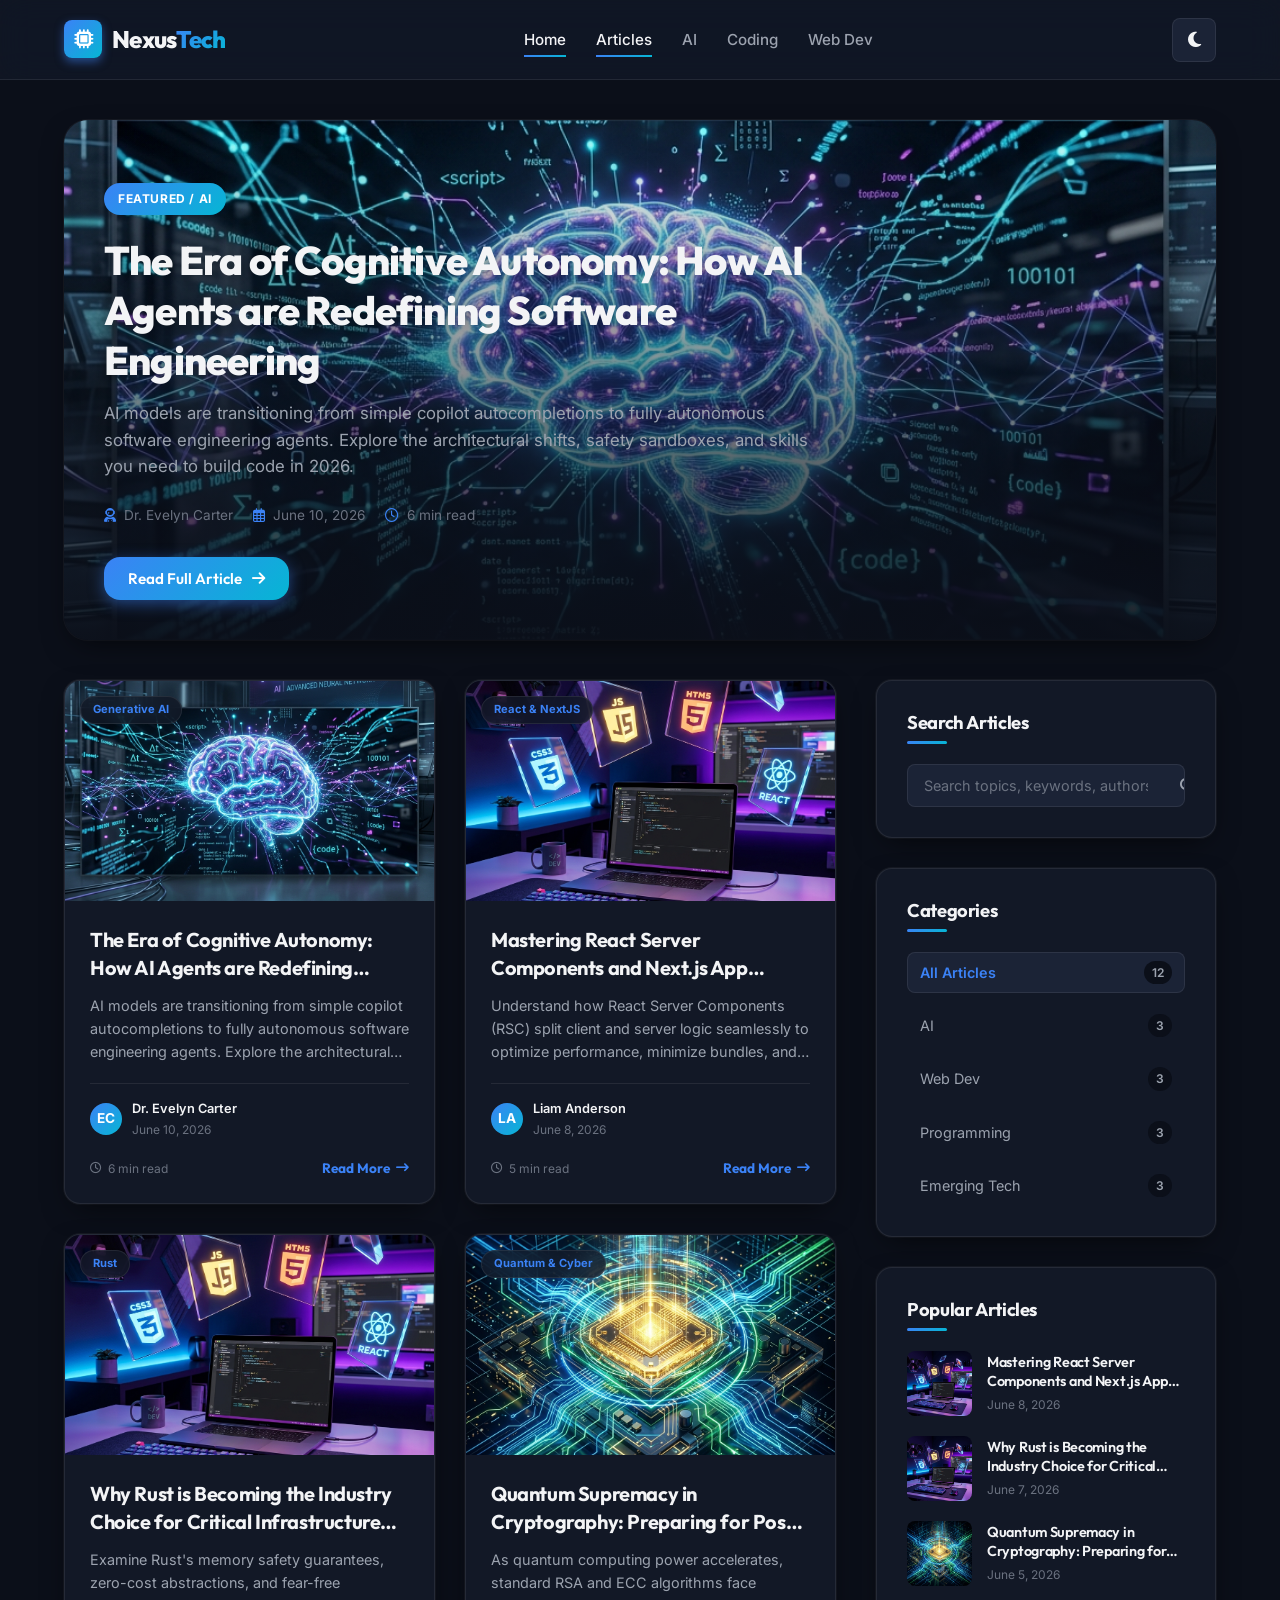
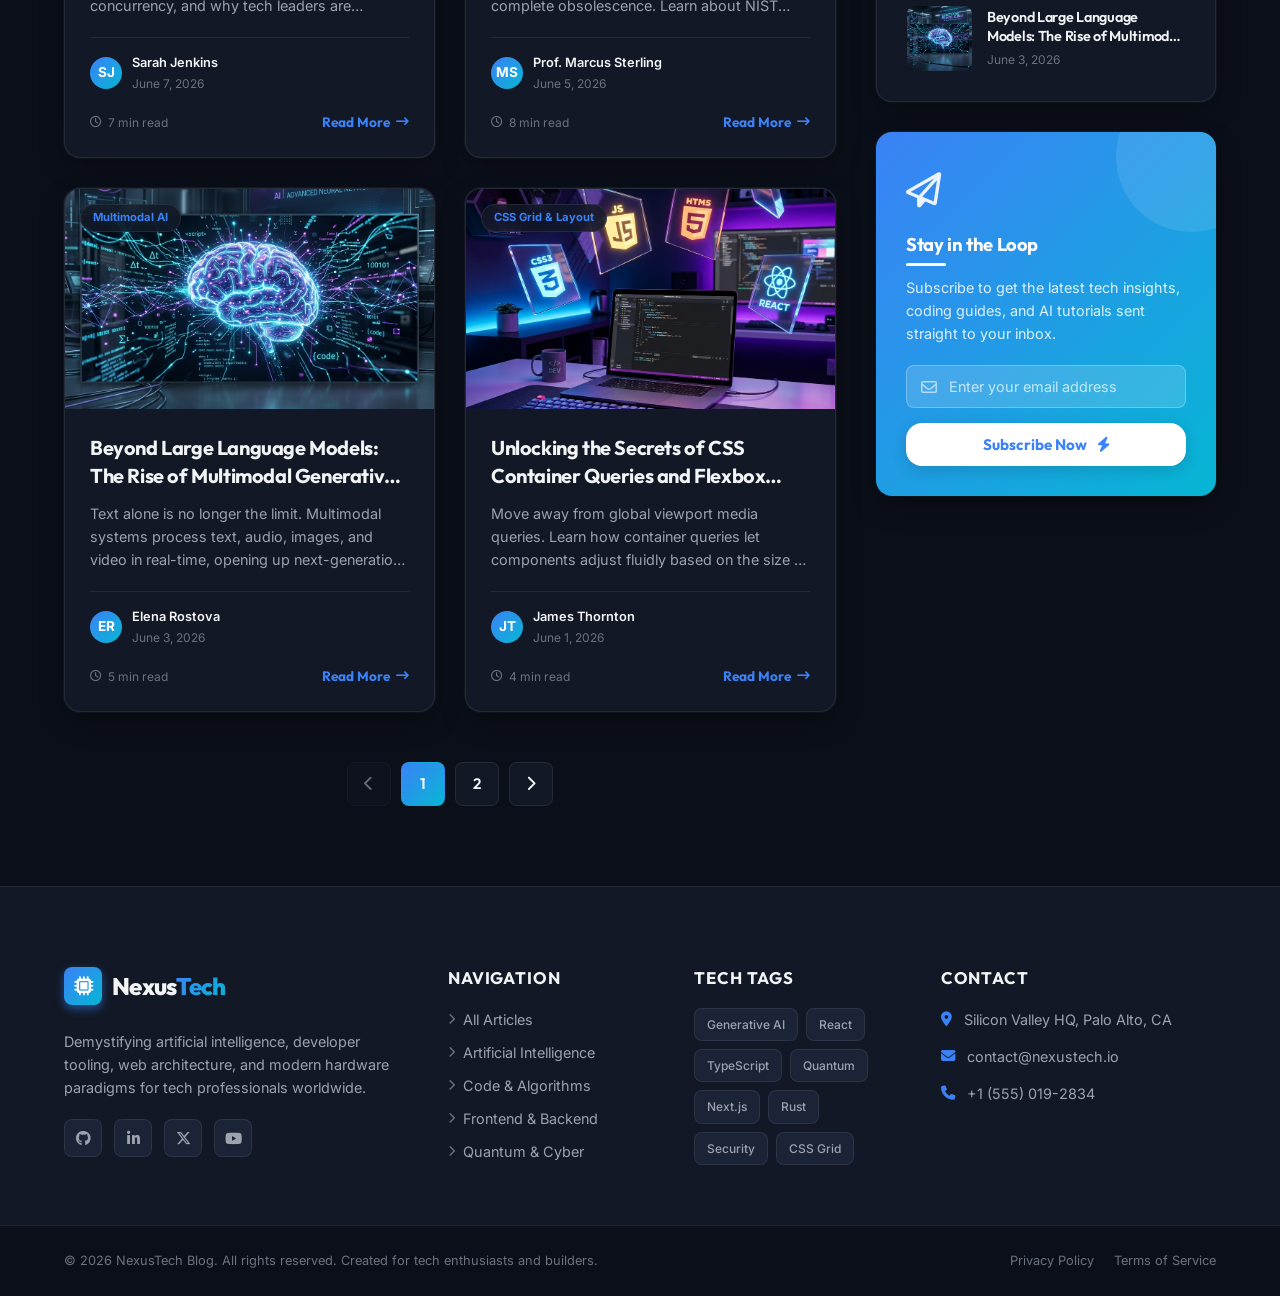
<file: index.html>
<!DOCTYPE html>
<html lang="en" data-theme="dark">
<head>
    <meta charset="UTF-8">
    <meta name="viewport" content="width=device-width, initial-scale=1.0">
    <meta name="description" content="NexusTech - A modern technology blog exploring Artificial Intelligence, Web Development, Programming, and emerging cyber paradigms.">
    <meta name="keywords" content="AI, Programming, Web Dev, Technology, Emerging Tech, Cyber Security">
    <title>NexusTech | Future of AI, Web Dev & Quantum Computing</title>
    <!-- Google Fonts: Outfit (headings) and Inter (body) -->
    <link rel="preconnect" href="https://fonts.googleapis.com">
    <link rel="preconnect" href="https://fonts.gstatic.com" crossorigin>
    <link href="https://fonts.googleapis.com/css2?family=Inter:wght@300;400;500;600;700&family=Outfit:wght@400;500;600;700;800&display=swap" rel="stylesheet">
    <!-- FontAwesome for Premium Icons -->
    <link rel="stylesheet" href="https://cdnjs.cloudflare.com/ajax/libs/font-awesome/6.4.0/css/all.min.css">
    <!-- Stylesheets -->
    <link rel="stylesheet" href="styles.css">
</head>
<body>
    <!-- Reading Progress Bar -->
    <div id="scrollProgress" class="scroll-progress-bar"></div>

    <!-- Header Navigation -->
    <header class="navbar">
        <div class="nav-container">
            <a href="#" class="logo" id="navLogo">
                <div class="logo-icon">
                    <i class="fa-solid fa-microchip"></i>
                </div>
                <span>Nexus<span>Tech</span></span>
            </a>

            <!-- Navigation Links (Desktop) -->
            <nav class="nav-menu" id="navMenu">
                <ul>
                    <li><a href="#" class="nav-link active" data-filter="all">Home</a></li>
                    <li><a href="#" class="nav-link" data-filter="all">Articles</a></li>
                    <li><a href="#" class="nav-link" data-filter="AI">AI</a></li>
                    <li><a href="#" class="nav-link" data-filter="Programming">Coding</a></li>
                    <li><a href="#" class="nav-link" data-filter="Web Dev">Web Dev</a></li>
                </ul>
            </nav>

            <!-- Actions Header -->
            <div class="nav-actions">
                <!-- Theme Toggle Button -->
                <button id="themeToggle" class="theme-btn" aria-label="Toggle Theme">
                    <i class="fa-solid fa-moon moon-icon"></i>
                    <i class="fa-solid fa-sun sun-icon"></i>
                </button>

                <!-- Mobile Menu Button -->
                <button id="mobileMenuBtn" class="mobile-menu-btn" aria-label="Open Navigation Menu">
                    <span class="bar"></span>
                    <span class="bar"></span>
                    <span class="bar"></span>
                </button>
            </div>
        </div>
    </header>

    <!-- Mobile Navigation Overlay -->
    <div class="mobile-nav-overlay" id="mobileNavOverlay">
        <ul class="mobile-menu-links">
            <li><a href="#" class="mobile-nav-link active" data-filter="all">Home</a></li>
            <li><a href="#" class="mobile-nav-link" data-filter="all">Articles</a></li>
            <li><a href="#" class="mobile-nav-link" data-filter="AI">Artificial Intelligence</a></li>
            <li><a href="#" class="mobile-nav-link" data-filter="Programming">Programming</a></li>
            <li><a href="#" class="mobile-nav-link" data-filter="Web Dev">Web Development</a></li>
            <li><a href="#" class="mobile-nav-link" data-filter="Emerging Tech">Emerging Tech</a></li>
        </ul>
    </div>

    <!-- Hero Section -->
    <section class="hero-section" id="heroSection">
        <div class="hero-image-wrapper">
            <img src="assets/hero_ai.png" alt="Artificial Intelligence Neural Network" class="hero-img">
            <div class="hero-overlay"></div>
        </div>
        <div class="hero-content">
            <span class="category-badge hero-badge">Featured / AI</span>
            <h1 class="hero-title">The Era of Cognitive Autonomy: How AI Agents are Redefining Software Engineering</h1>
            <p class="hero-desc">AI models are transitioning from simple copilot autocompletions to fully autonomous software engineering agents. Explore the architectural shifts, safety sandboxes, and skills you need to build code in 2026.</p>
            <div class="hero-meta">
                <div class="meta-author">
                    <i class="fa-solid fa-user-astronaut"></i>
                    <span>Dr. Evelyn Carter</span>
                </div>
                <div class="meta-date">
                    <i class="fa-regular fa-calendar-days"></i>
                    <span>June 10, 2026</span>
                </div>
                <div class="meta-read-time">
                    <i class="fa-regular fa-clock"></i>
                    <span>6 min read</span>
                </div>
            </div>
            <button class="btn btn-primary hero-btn" id="heroReadBtn" data-post-id="1">
                <span>Read Full Article</span>
                <i class="fa-solid fa-arrow-right"></i>
            </button>
        </div>
    </section>

    <!-- Page Body Grid Wrapper -->
    <div class="container main-layout">
        <!-- Main Blog Content Area -->
        <main class="blog-main">
            <!-- Filter Title Banner -->
            <div class="filter-header" id="filterHeader" style="display: none;">
                <h2 class="filter-title">Category: <span id="filterCategoryName">AI</span></h2>
                <button class="clear-filter-btn" id="clearFilterBtn">
                    Clear Filter <i class="fa-solid fa-xmark"></i>
                </button>
            </div>

            <!-- Blog Grid (Holds 6 dynamically generated cards) -->
            <div class="blog-grid" id="blogGrid">
                <!-- Dynamic cards populated by script.js -->
            </div>

            <!-- Pagination Layout -->
            <div class="pagination-container" id="pagination">
                <!-- Dynamically generated navigation controls -->
            </div>
        </main>

        <!-- Sidebar Widgets -->
        <aside class="blog-sidebar">
            <!-- Search Box Widget -->
            <div class="widget search-widget">
                <h3 class="widget-title">Search Articles</h3>
                <div class="search-box">
                    <input type="text" id="searchInput" placeholder="Search topics, keywords, authors...">
                    <button id="searchBtn" aria-label="Search">
                        <i class="fa-solid fa-magnifying-glass"></i>
                    </button>
                </div>
            </div>

            <!-- Categories Widget -->
            <div class="widget categories-widget">
                <h3 class="widget-title">Categories</h3>
                <ul class="categories-list" id="sidebarCategories">
                    <!-- Dynamic categories counter loaded by JS -->
                </ul>
            </div>

            <!-- Recent Posts Widget -->
            <div class="widget recent-posts-widget">
                <h3 class="widget-title">Popular Articles</h3>
                <ul class="recent-posts-list" id="sidebarRecentPosts">
                    <!-- Dynamic popular posts loaded by JS -->
                </ul>
            </div>

            <!-- Newsletter Signup Form Widget -->
            <div class="widget newsletter-widget">
                <div class="newsletter-icon">
                    <i class="fa-regular fa-paper-plane"></i>
                </div>
                <h3 class="widget-title">Stay in the Loop</h3>
                <p class="newsletter-desc">Subscribe to get the latest tech insights, coding guides, and AI tutorials sent straight to your inbox.</p>
                <form id="newsletterForm" class="newsletter-form">
                    <div class="input-group">
                        <i class="fa-regular fa-envelope input-icon"></i>
                        <input type="email" id="newsletterEmail" placeholder="Enter your email address" required>
                    </div>
                    <button type="submit" class="btn btn-block btn-gradient">
                        <span>Subscribe Now</span>
                        <i class="fa-solid fa-bolt"></i>
                    </button>
                </form>
            </div>
        </aside>
    </div>

    <!-- Footer Area -->
    <footer class="footer">
        <div class="container footer-grid">
            <!-- Brand Column -->
            <div class="footer-col brand-col">
                <a href="#" class="logo footer-logo">
                    <div class="logo-icon">
                        <i class="fa-solid fa-microchip"></i>
                    </div>
                    <span>Nexus<span>Tech</span></span>
                </a>
                <p class="footer-desc">Demystifying artificial intelligence, developer tooling, web architecture, and modern hardware paradigms for tech professionals worldwide.</p>
                <div class="social-links">
                    <a href="https://github.com" target="_blank" aria-label="GitHub"><i class="fa-brands fa-github"></i></a>
                    <a href="https://linkedin.com" target="_blank" aria-label="LinkedIn"><i class="fa-brands fa-linkedin-in"></i></a>
                    <a href="https://twitter.com" target="_blank" aria-label="Twitter"><i class="fa-brands fa-x-twitter"></i></a>
                    <a href="https://youtube.com" target="_blank" aria-label="YouTube"><i class="fa-brands fa-youtube"></i></a>
                </div>
            </div>

            <!-- Quick Links -->
            <div class="footer-col links-col">
                <h4 class="footer-title">Navigation</h4>
                <ul class="footer-links">
                    <li><a href="#" data-filter="all"><i class="fa-solid fa-chevron-right"></i> All Articles</a></li>
                    <li><a href="#" data-filter="AI"><i class="fa-solid fa-chevron-right"></i> Artificial Intelligence</a></li>
                    <li><a href="#" data-filter="Programming"><i class="fa-solid fa-chevron-right"></i> Code & Algorithms</a></li>
                    <li><a href="#" data-filter="Web Dev"><i class="fa-solid fa-chevron-right"></i> Frontend & Backend</a></li>
                    <li><a href="#" data-filter="Emerging Tech"><i class="fa-solid fa-chevron-right"></i> Quantum & Cyber</a></li>
                </ul>
            </div>

            <!-- Popular Tags -->
            <div class="footer-col tags-col">
                <h4 class="footer-title">Tech Tags</h4>
                <div class="tag-cloud">
                    <span class="tag-pill" data-tag="AI">Generative AI</span>
                    <span class="tag-pill" data-tag="React">React</span>
                    <span class="tag-pill" data-tag="TypeScript">TypeScript</span>
                    <span class="tag-pill" data-tag="Quantum">Quantum</span>
                    <span class="tag-pill" data-tag="NextJS">Next.js</span>
                    <span class="tag-pill" data-tag="Rust">Rust</span>
                    <span class="tag-pill" data-tag="Cybersecurity">Security</span>
                    <span class="tag-pill" data-tag="WebDev">CSS Grid</span>
                </div>
            </div>

            <!-- Contact Information -->
            <div class="footer-col contact-col">
                <h4 class="footer-title">Contact</h4>
                <ul class="contact-info">
                    <li>
                        <i class="fa-solid fa-location-dot"></i>
                        <span>Silicon Valley HQ, Palo Alto, CA</span>
                    </li>
                    <li>
                        <i class="fa-solid fa-envelope"></i>
                        <span>contact@nexustech.io</span>
                    </li>
                    <li>
                        <i class="fa-solid fa-phone"></i>
                        <span>+1 (555) 019-2834</span>
                    </li>
                </ul>
            </div>
        </div>

        <!-- Footer Bottom Bar -->
        <div class="footer-bottom">
            <div class="container footer-bottom-flex">
                <p>&copy; 2026 NexusTech Blog. All rights reserved. Created for tech enthusiasts and builders.</p>
                <div class="bottom-links">
                    <a href="#">Privacy Policy</a>
                    <a href="#">Terms of Service</a>
                </div>
            </div>
        </div>
    </footer>

    <!-- Interactive Full Article Reader Modal -->
    <div class="modal-backdrop" id="articleModal" role="dialog" aria-modal="true" aria-labelledby="modalTitle">
        <div class="modal-container">
            <button class="modal-close-btn" id="modalCloseBtn" aria-label="Close modal">
                <i class="fa-solid fa-xmark"></i>
            </button>
            <div class="modal-body" id="modalBody">
                <!-- Populated dynamically via script.js -->
            </div>
        </div>
    </div>

    <!-- Toast Notification Container -->
    <div class="toast-container" id="toastContainer"></div>

    <!-- Main JavaScript Logic -->
    <script src="script.js"></script>
</body>
</html>
</file>
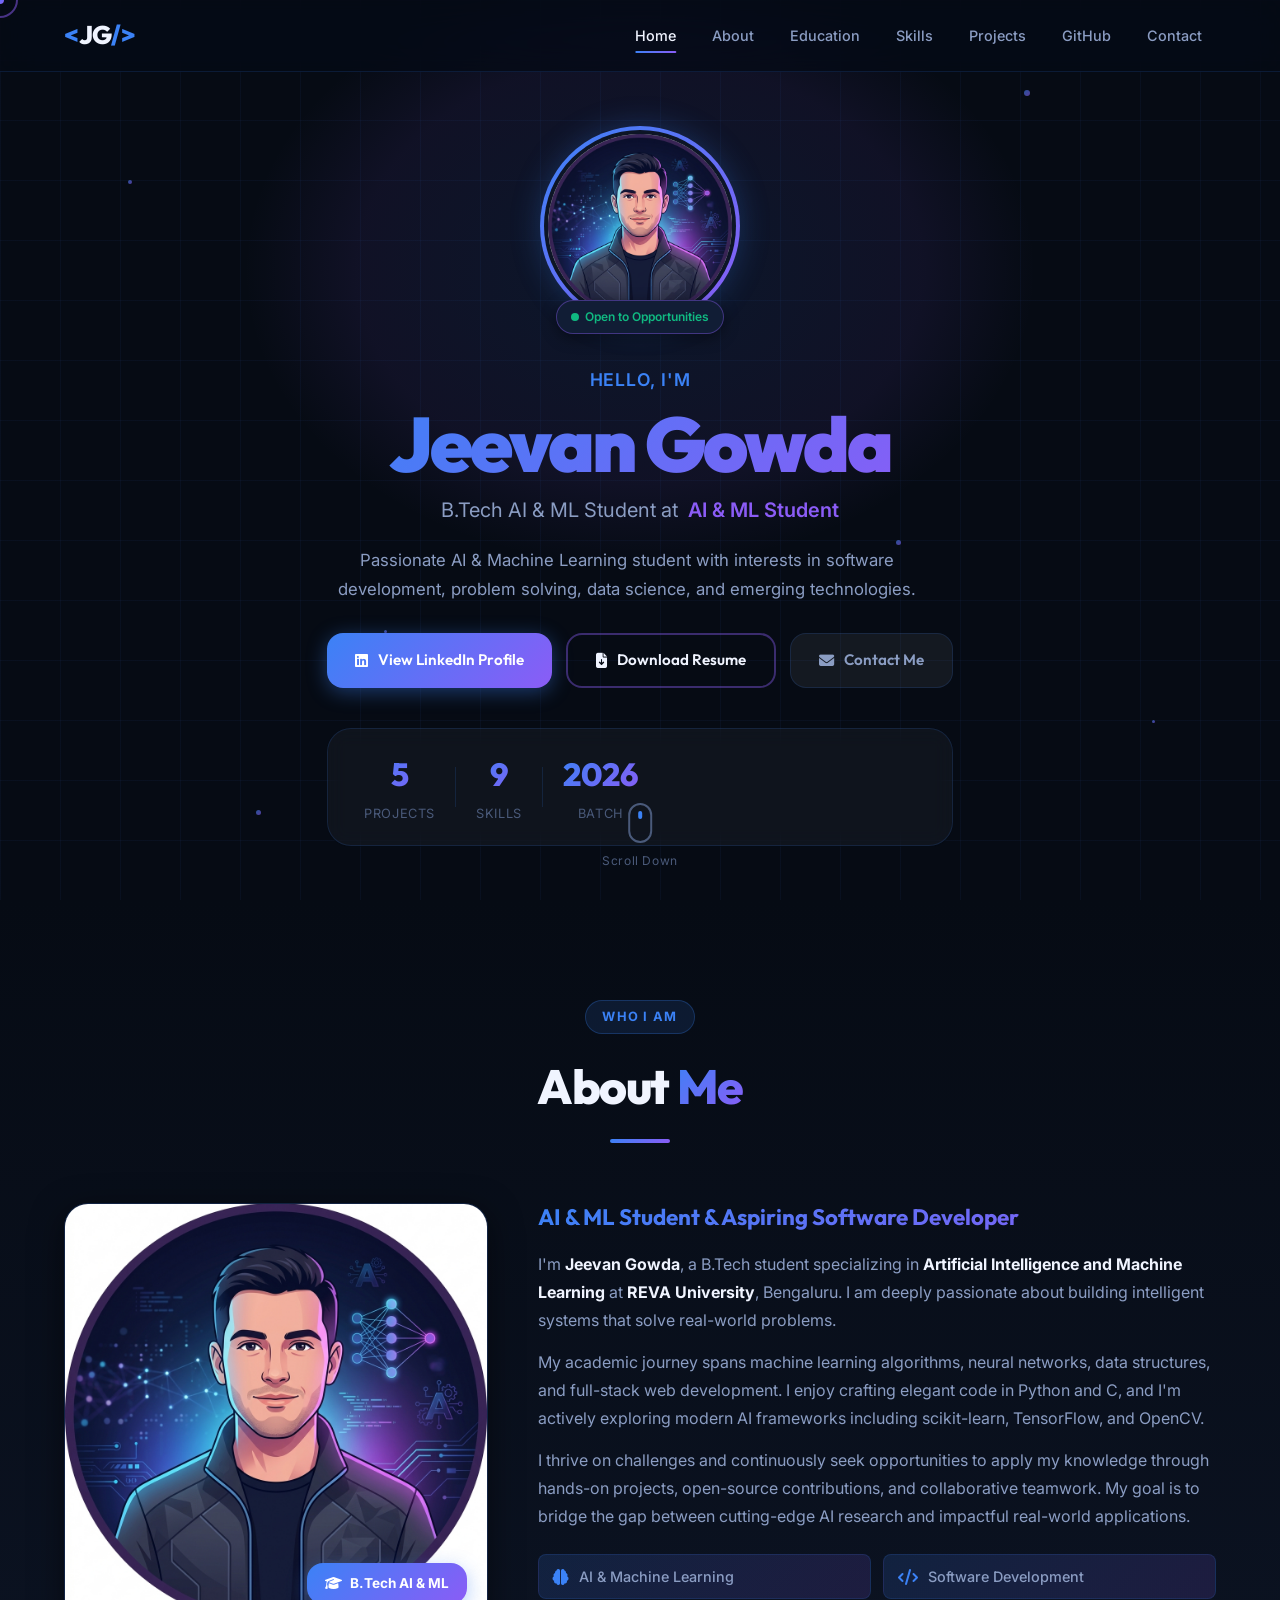
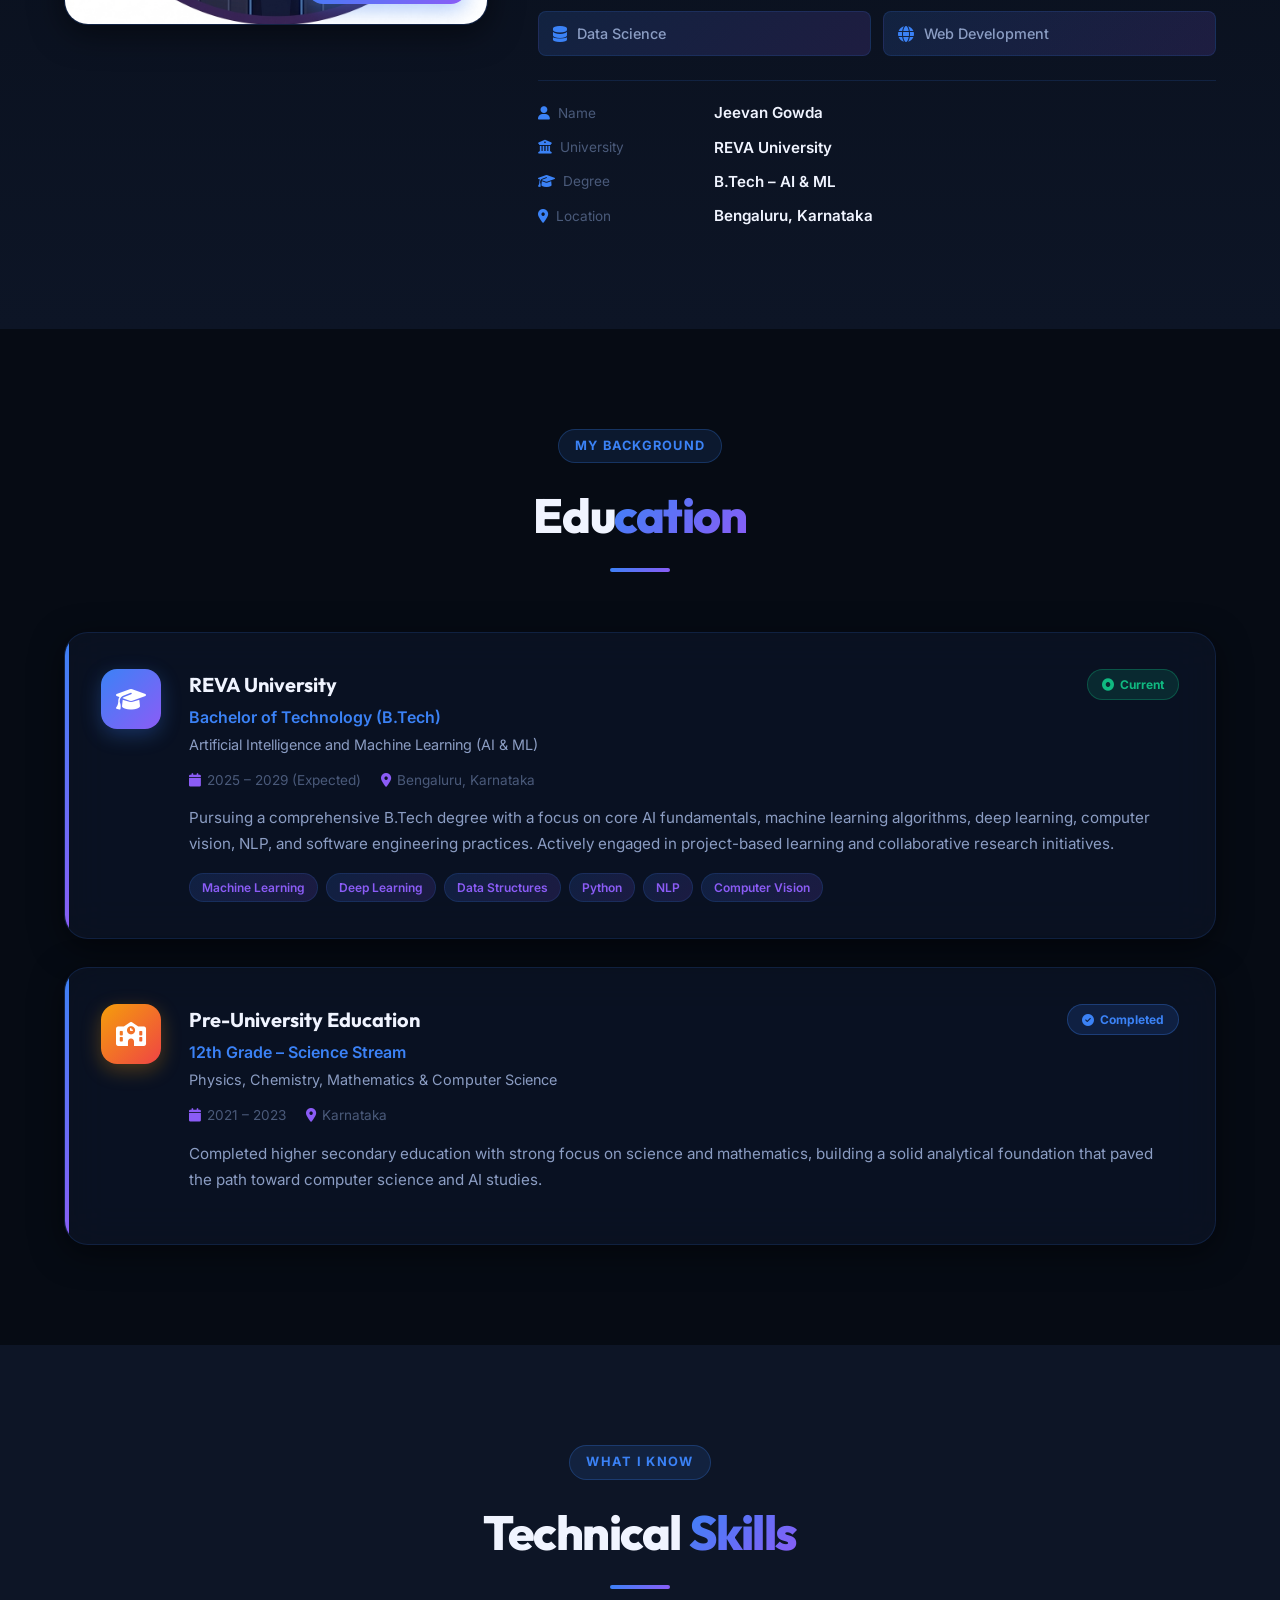
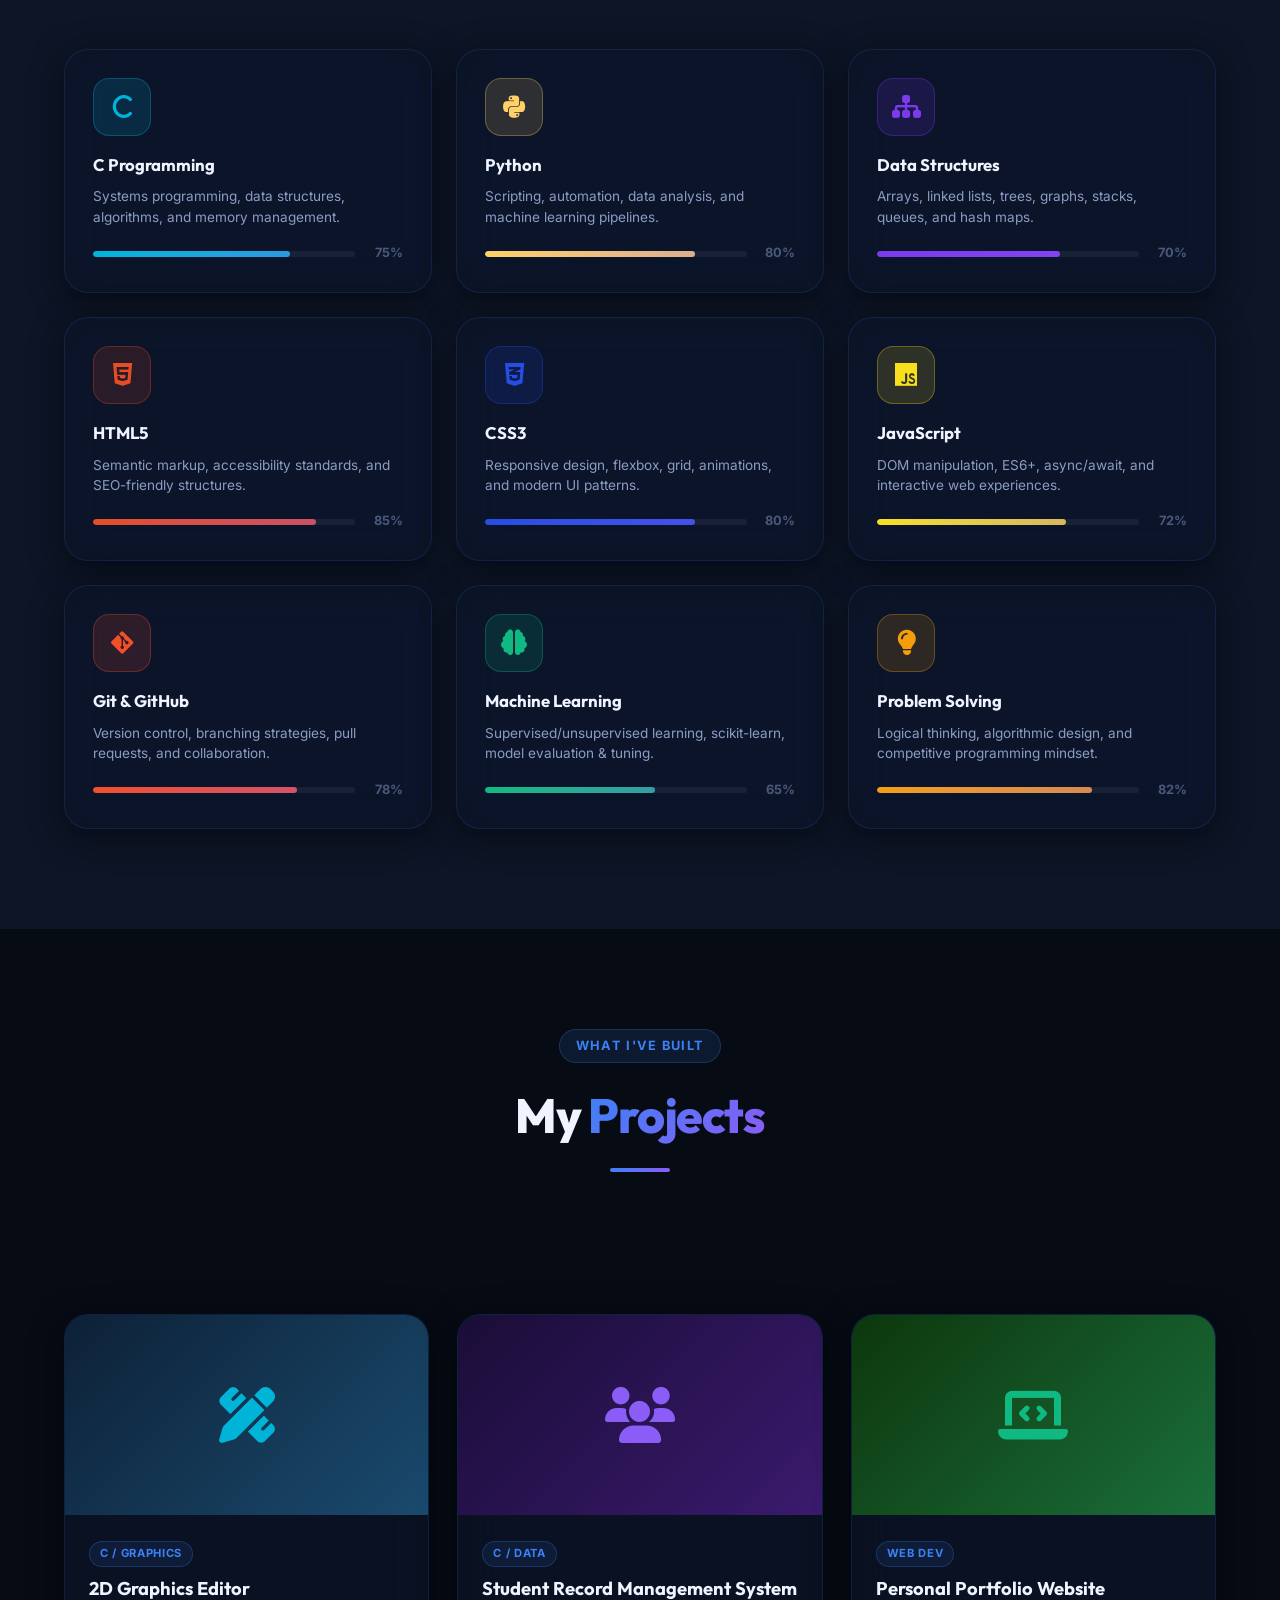
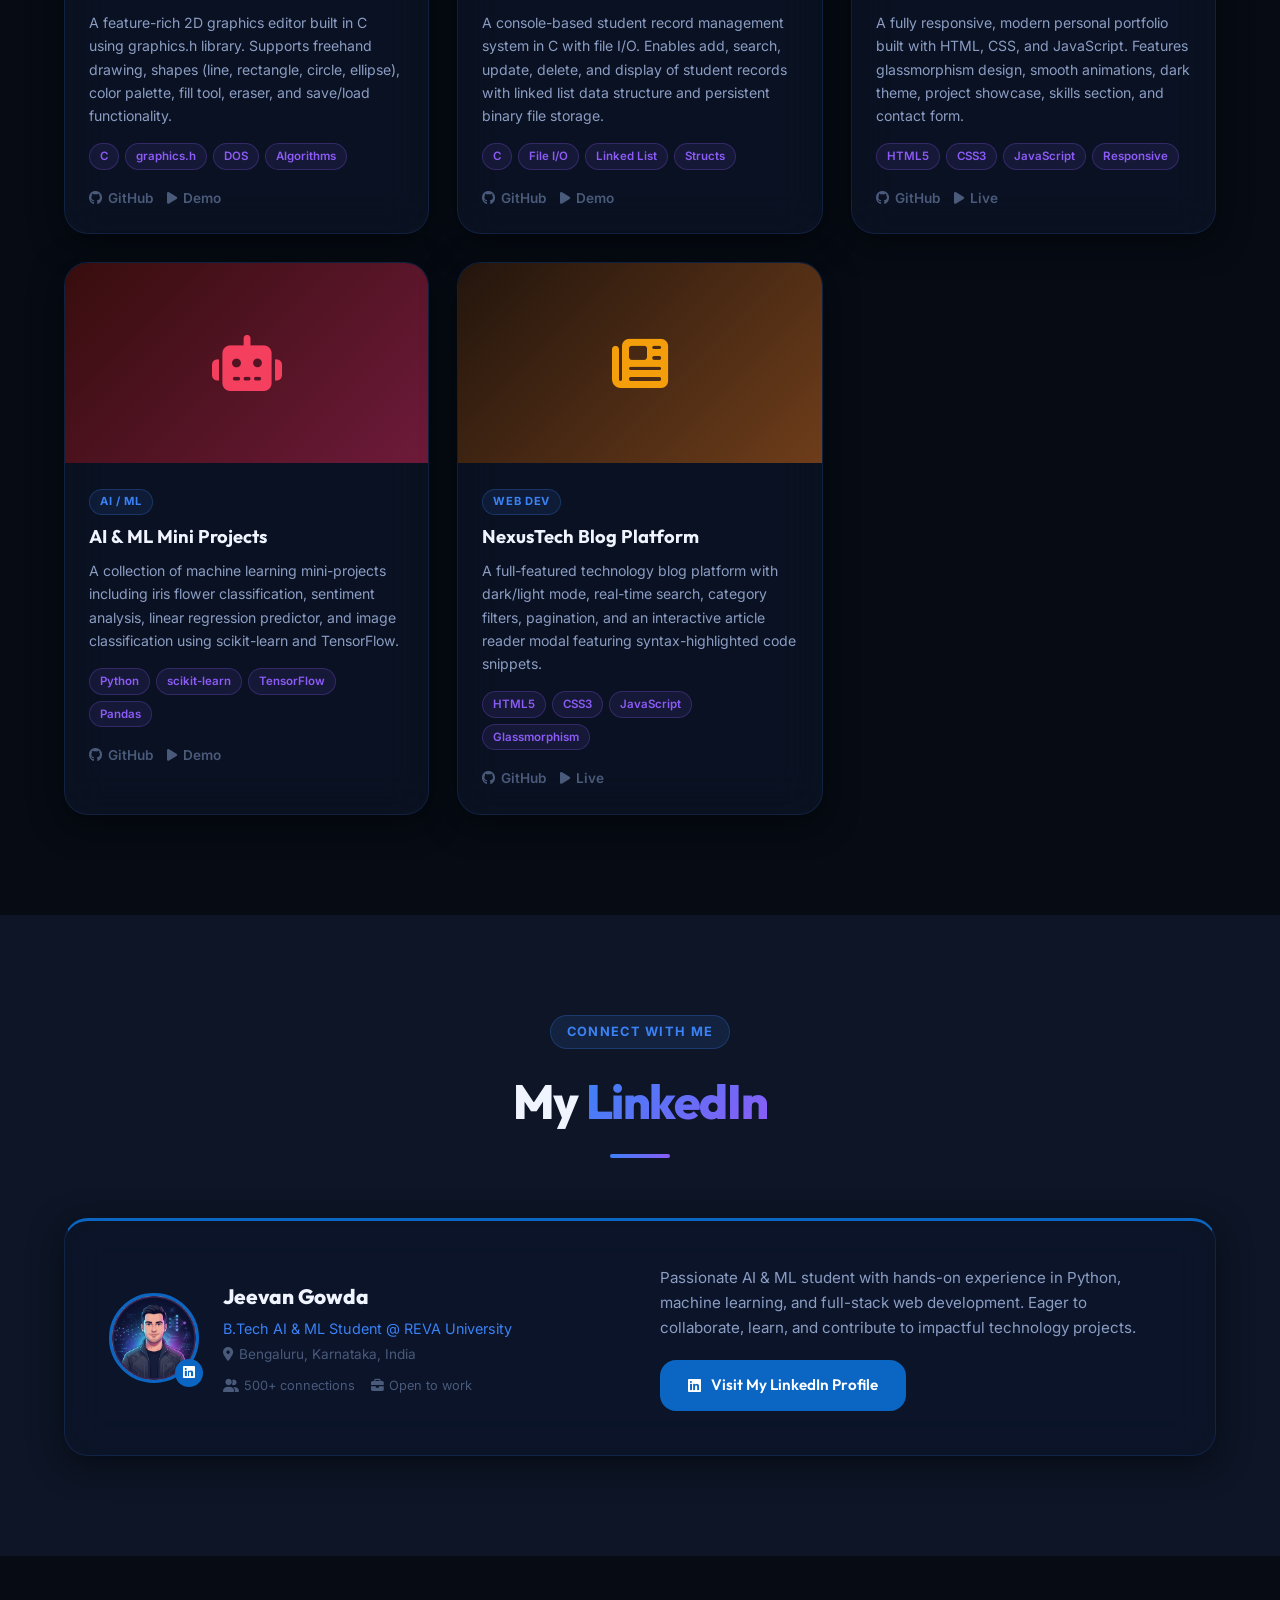
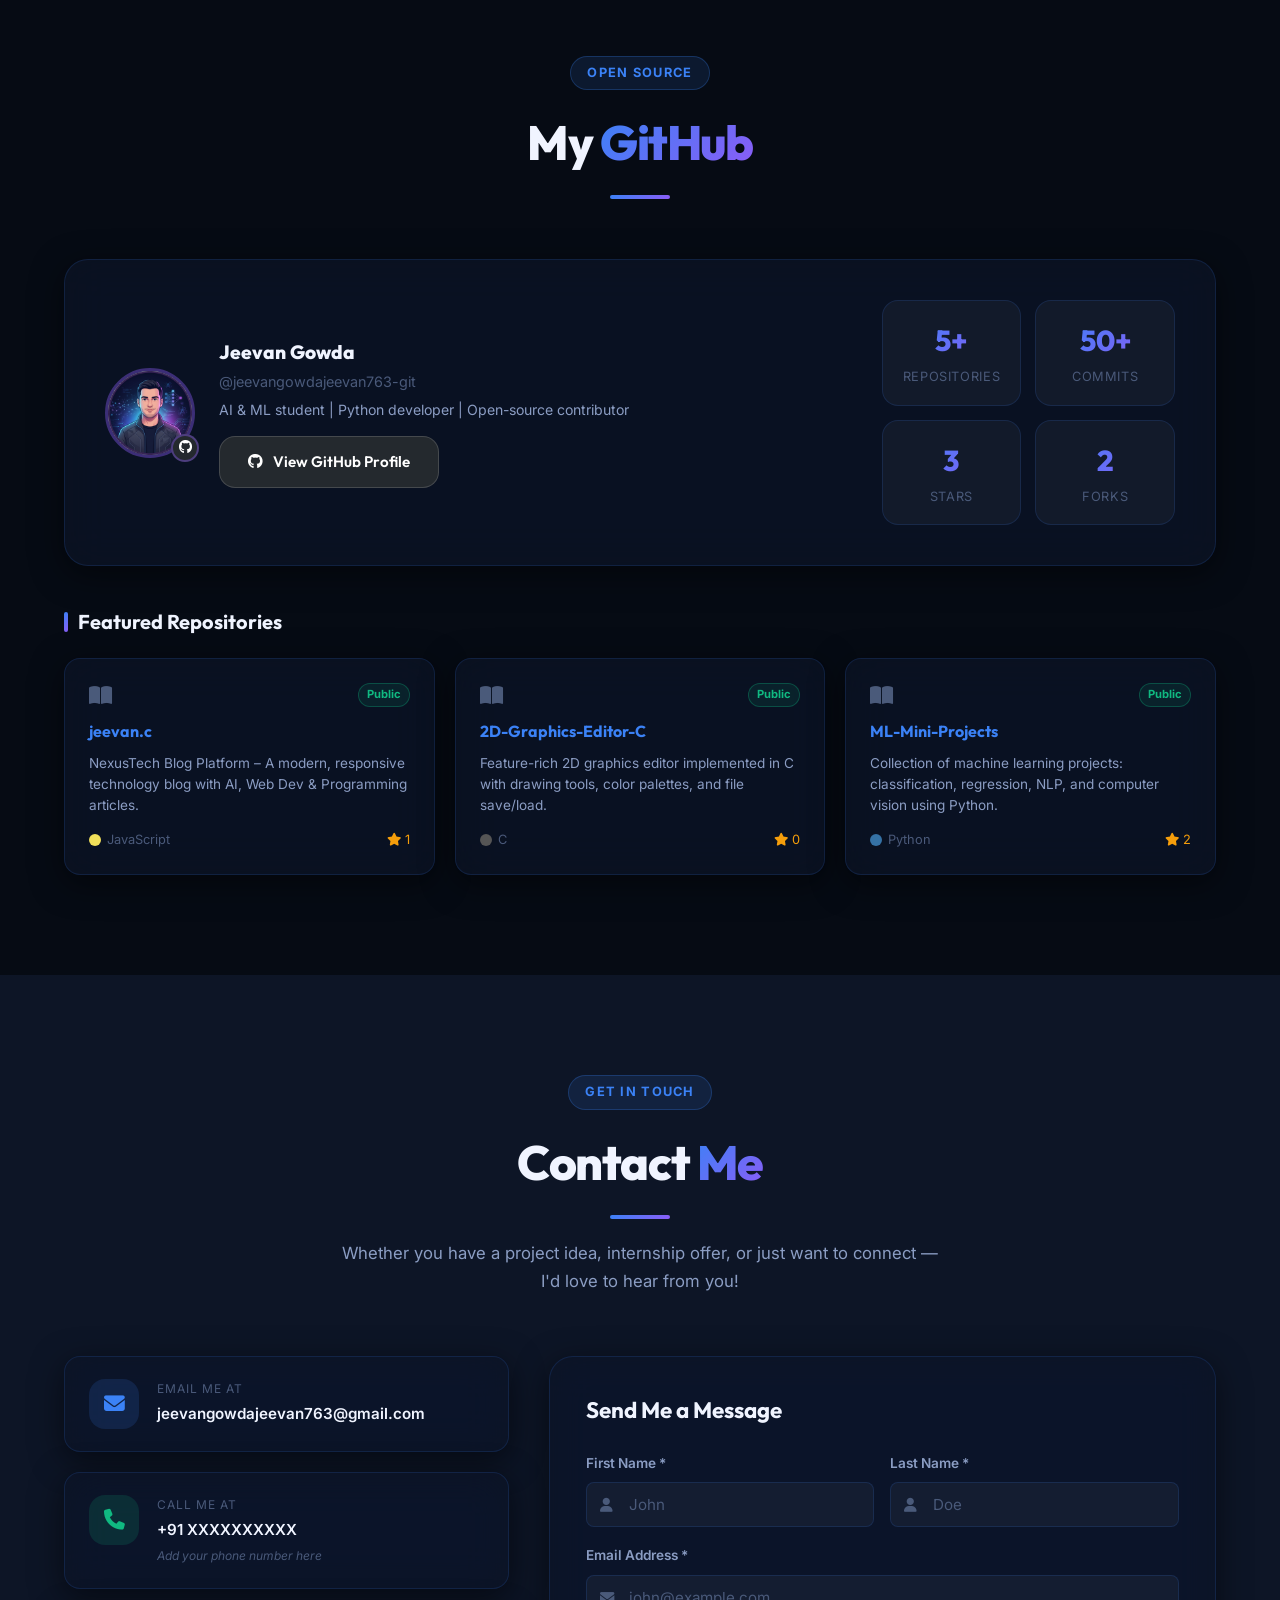
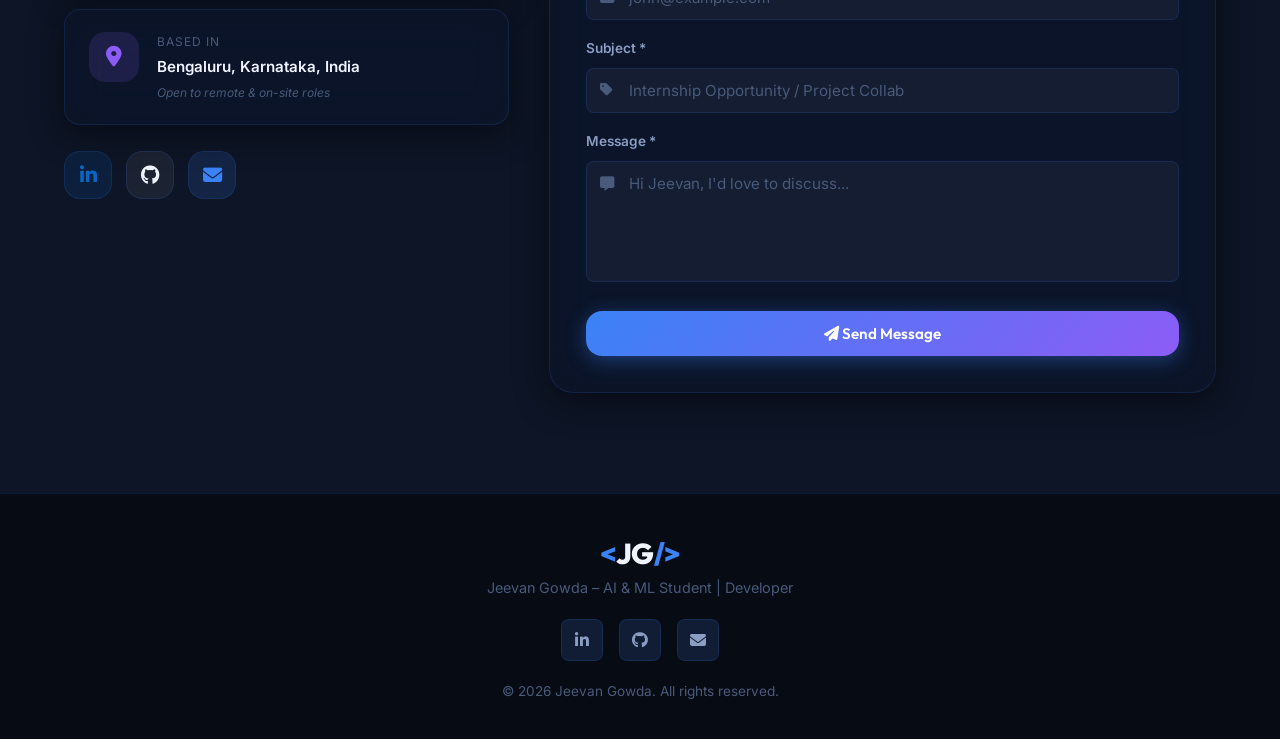
<file: portfolio.html>
<!DOCTYPE html>
<html lang="en">
<head>
    <meta charset="UTF-8">
    <meta name="viewport" content="width=device-width, initial-scale=1.0">
    <meta name="description" content="Jeevan Gowda - B.Tech AI & ML Student at REVA University. Aspiring Software Developer passionate about AI, Machine Learning, and Web Development.">
    <meta name="keywords" content="Jeevan Gowda, AI ML Student, REVA University, Portfolio, Machine Learning, Python, Web Development">
    <meta name="author" content="Jeevan Gowda">
    <title>Jeevan Gowda | AI & ML Student Portfolio</title>

    <!-- Google Fonts -->
    <link rel="preconnect" href="https://fonts.googleapis.com">
    <link rel="preconnect" href="https://fonts.gstatic.com" crossorigin>
    <link href="https://fonts.googleapis.com/css2?family=Outfit:wght@300;400;500;600;700;800;900&family=Inter:wght@300;400;500;600&display=swap" rel="stylesheet">

    <!-- Font Awesome -->
    <link rel="stylesheet" href="https://cdnjs.cloudflare.com/ajax/libs/font-awesome/6.4.0/css/all.min.css">

    <!-- Portfolio CSS -->
    <link rel="stylesheet" href="portfolio.css">
</head>
<body>

    <!-- Scroll Progress Bar -->
    <div id="scrollProgress" class="scroll-progress"></div>

    <!-- Custom Cursor -->
    <div class="cursor-dot" id="cursorDot"></div>
    <div class="cursor-ring" id="cursorRing"></div>

    <!-- ===================== NAVBAR ===================== -->
    <header class="navbar" id="navbar">
        <div class="nav-inner">
            <a href="#home" class="nav-brand">
                <span class="brand-bracket">&lt;</span>JG<span class="brand-bracket">/&gt;</span>
            </a>

            <nav class="nav-links" id="navLinks">
                <a href="#home" class="nav-item active">Home</a>
                <a href="#about" class="nav-item">About</a>
                <a href="#education" class="nav-item">Education</a>
                <a href="#skills" class="nav-item">Skills</a>
                <a href="#projects" class="nav-item">Projects</a>
                <a href="#github" class="nav-item">GitHub</a>
                <a href="#contact" class="nav-item">Contact</a>
            </nav>

            <button class="hamburger" id="hamburger" aria-label="Toggle menu">
                <span></span><span></span><span></span>
            </button>
        </div>
    </header>

    <!-- Mobile Menu -->
    <div class="mobile-menu" id="mobileMenu">
        <a href="#home" class="mob-link">Home</a>
        <a href="#about" class="mob-link">About</a>
        <a href="#education" class="mob-link">Education</a>
        <a href="#skills" class="mob-link">Skills</a>
        <a href="#projects" class="mob-link">Projects</a>
        <a href="#github" class="mob-link">GitHub</a>
        <a href="#contact" class="mob-link">Contact</a>
    </div>

    <!-- ===================== HERO ===================== -->
    <section id="home" class="hero">
        <!-- Animated background particles -->
        <div class="hero-bg">
            <div class="particle" style="--x:10%;--y:20%;--size:4px;--delay:0s"></div>
            <div class="particle" style="--x:80%;--y:10%;--size:6px;--delay:1s"></div>
            <div class="particle" style="--x:30%;--y:70%;--size:3px;--delay:2s"></div>
            <div class="particle" style="--x:70%;--y:60%;--size:5px;--delay:0.5s"></div>
            <div class="particle" style="--x:50%;--y:30%;--size:4px;--delay:1.5s"></div>
            <div class="particle" style="--x:90%;--y:80%;--size:3px;--delay:2.5s"></div>
            <div class="particle" style="--x:20%;--y:90%;--size:5px;--delay:3s"></div>
            <div class="grid-overlay"></div>
        </div>

        <div class="hero-content">
            <!-- Profile Image -->
            <div class="profile-wrapper" data-aos="zoom-in">
                <div class="profile-ring">
                    <div class="profile-ring-inner">
                        <img src="assets/profile.png" alt="Jeevan Gowda - AI & ML Student" class="profile-img">
                    </div>
                </div>
                <div class="status-badge">
                    <span class="status-dot"></span>
                    Open to Opportunities
                </div>
            </div>

            <!-- Text Content -->
            <div class="hero-text" data-aos="fade-up">
                <p class="hero-greeting">Hello, I'm</p>
                <h1 class="hero-name">Jeevan Gowda</h1>
                <div class="hero-title-wrapper">
                    <span class="hero-title-static">B.Tech AI & ML Student at&nbsp;</span>
                    <span class="hero-title-highlight">REVA University</span>
                </div>
                <p class="hero-intro">
                    Passionate AI & Machine Learning student with interests in software development,
                    problem solving, data science, and emerging technologies.
                </p>

                <!-- CTA Buttons -->
                <div class="hero-cta">
                    <a href="https://www.linkedin.com/in/jeevangowda-7b41573a7" target="_blank" class="btn btn-primary" id="linkedinBtn">
                        <i class="fa-brands fa-linkedin"></i>
                        View LinkedIn Profile
                    </a>
                    <a href="assets/resume.pdf" download class="btn btn-outline" id="resumeBtn">
                        <i class="fa-solid fa-file-arrow-down"></i>
                        Download Resume
                    </a>
                    <a href="#contact" class="btn btn-ghost" id="contactBtn">
                        <i class="fa-solid fa-envelope"></i>
                        Contact Me
                    </a>
                </div>

                <!-- Quick Stats -->
                <div class="hero-stats">
                    <div class="stat">
                        <span class="stat-num" data-count="5">0</span>
                        <span class="stat-label">Projects</span>
                    </div>
                    <div class="stat-divider"></div>
                    <div class="stat">
                        <span class="stat-num" data-count="9">0</span>
                        <span class="stat-label">Skills</span>
                    </div>
                    <div class="stat-divider"></div>
                    <div class="stat">
                        <span class="stat-num" data-count="2026">0</span>
                        <span class="stat-label">Batch</span>
                    </div>
                </div>
            </div>
        </div>

        <!-- Scroll Indicator -->
        <a href="#about" class="scroll-indicator" aria-label="Scroll to About section">
            <div class="scroll-mouse">
                <div class="scroll-wheel"></div>
            </div>
            <span>Scroll Down</span>
        </a>
    </section>

    <!-- ===================== ABOUT ===================== -->
    <section id="about" class="section about-section">
        <div class="container">
            <div class="section-header" data-aos="fade-up">
                <span class="section-tag">Who I Am</span>
                <h2 class="section-title">About <span class="gradient-text">Me</span></h2>
                <div class="title-underline"></div>
            </div>

            <div class="about-grid">
                <!-- Left: Image card -->
                <div class="about-img-card glass-card" data-aos="fade-right">
                    <img src="assets/profile.png" alt="Jeevan Gowda" class="about-img">
                    <div class="about-img-deco">
                        <div class="deco-badge">
                            <i class="fa-solid fa-graduation-cap"></i>
                            <span>B.Tech AI & ML</span>
                        </div>
                    </div>
                </div>

                <!-- Right: Info -->
                <div class="about-info" data-aos="fade-left">
                    <h3 class="about-sub">AI & ML Student & Aspiring Software Developer</h3>
                    <p class="about-text">
                        I'm <strong>Jeevan Gowda</strong>, a B.Tech student specializing in
                        <strong>Artificial Intelligence and Machine Learning</strong> at
                        <strong>REVA University</strong>, Bengaluru. I am deeply passionate about
                        building intelligent systems that solve real-world problems.
                    </p>
                    <p class="about-text">
                        My academic journey spans machine learning algorithms, neural networks,
                        data structures, and full-stack web development. I enjoy crafting elegant
                        code in Python and C, and I'm actively exploring modern AI frameworks
                        including scikit-learn, TensorFlow, and OpenCV.
                    </p>
                    <p class="about-text">
                        I thrive on challenges and continuously seek opportunities to apply my
                        knowledge through hands-on projects, open-source contributions, and
                        collaborative teamwork. My goal is to bridge the gap between cutting-edge
                        AI research and impactful real-world applications.
                    </p>

                    <div class="about-highlights">
                        <div class="highlight-item">
                            <i class="fa-solid fa-brain"></i>
                            <span>AI & Machine Learning</span>
                        </div>
                        <div class="highlight-item">
                            <i class="fa-solid fa-code"></i>
                            <span>Software Development</span>
                        </div>
                        <div class="highlight-item">
                            <i class="fa-solid fa-database"></i>
                            <span>Data Science</span>
                        </div>
                        <div class="highlight-item">
                            <i class="fa-solid fa-globe"></i>
                            <span>Web Development</span>
                        </div>
                    </div>

                    <div class="about-info-grid">
                        <div class="info-row">
                            <span class="info-label"><i class="fa-solid fa-user"></i> Name</span>
                            <span class="info-value">Jeevan Gowda</span>
                        </div>
                        <div class="info-row">
                            <span class="info-label"><i class="fa-solid fa-university"></i> University</span>
                            <span class="info-value">REVA University</span>
                        </div>
                        <div class="info-row">
                            <span class="info-label"><i class="fa-solid fa-graduation-cap"></i> Degree</span>
                            <span class="info-value">B.Tech – AI & ML</span>
                        </div>
                        <div class="info-row">
                            <span class="info-label"><i class="fa-solid fa-location-dot"></i> Location</span>
                            <span class="info-value">Bengaluru, Karnataka</span>
                        </div>
                    </div>
                </div>
            </div>
        </div>
    </section>

    <!-- ===================== EDUCATION ===================== -->
    <section id="education" class="section education-section">
        <div class="container">
            <div class="section-header" data-aos="fade-up">
                <span class="section-tag">My Background</span>
                <h2 class="section-title">Edu<span class="gradient-text">cation</span></h2>
                <div class="title-underline"></div>
            </div>

            <div class="edu-timeline">
                <!-- REVA University -->
                <div class="edu-card glass-card" data-aos="fade-up" data-aos-delay="100">
                    <div class="edu-icon-wrap">
                        <i class="fa-solid fa-graduation-cap"></i>
                    </div>
                    <div class="edu-content">
                        <div class="edu-header">
                            <div>
                                <h3 class="edu-institution">REVA University</h3>
                                <p class="edu-degree">Bachelor of Technology (B.Tech)</p>
                                <p class="edu-program">Artificial Intelligence and Machine Learning (AI & ML)</p>
                            </div>
                            <div class="edu-badge current-badge">
                                <i class="fa-solid fa-circle-dot"></i> Current
                            </div>
                        </div>
                        <div class="edu-details">
                            <span class="edu-detail"><i class="fa-solid fa-calendar"></i> 2025 – 2029 (Expected)</span>
                            <span class="edu-detail"><i class="fa-solid fa-location-dot"></i> Bengaluru, Karnataka</span>
                        </div>
                        <p class="edu-description">
                            Pursuing a comprehensive B.Tech degree with a focus on core AI fundamentals,
                            machine learning algorithms, deep learning, computer vision, NLP, and software
                            engineering practices. Actively engaged in project-based learning and
                            collaborative research initiatives.
                        </p>
                        <div class="edu-tags">
                            <span class="edu-tag">Machine Learning</span>
                            <span class="edu-tag">Deep Learning</span>
                            <span class="edu-tag">Data Structures</span>
                            <span class="edu-tag">Python</span>
                            <span class="edu-tag">NLP</span>
                            <span class="edu-tag">Computer Vision</span>
                        </div>
                    </div>
                </div>

                <!-- PUC / 12th -->
                <div class="edu-card glass-card" data-aos="fade-up" data-aos-delay="200">
                    <div class="edu-icon-wrap secondary">
                        <i class="fa-solid fa-school"></i>
                    </div>
                    <div class="edu-content">
                        <div class="edu-header">
                            <div>
                                <h3 class="edu-institution">Pre-University Education</h3>
                                <p class="edu-degree">12th Grade – Science Stream</p>
                                <p class="edu-program">Physics, Chemistry, Mathematics & Computer Science</p>
                            </div>
                            <div class="edu-badge completed-badge">
                                <i class="fa-solid fa-circle-check"></i> Completed
                            </div>
                        </div>
                        <div class="edu-details">
                            <span class="edu-detail"><i class="fa-solid fa-calendar"></i> 2021 – 2023</span>
                            <span class="edu-detail"><i class="fa-solid fa-location-dot"></i> Karnataka</span>
                        </div>
                        <p class="edu-description">
                            Completed higher secondary education with strong focus on science
                            and mathematics, building a solid analytical foundation that paved
                            the path toward computer science and AI studies.
                        </p>
                    </div>
                </div>
            </div>
        </div>
    </section>

    <!-- ===================== SKILLS ===================== -->
    <section id="skills" class="section skills-section">
        <div class="container">
            <div class="section-header" data-aos="fade-up">
                <span class="section-tag">What I Know</span>
                <h2 class="section-title">Technical <span class="gradient-text">Skills</span></h2>
                <div class="title-underline"></div>
            </div>

            <div class="skills-grid">
                <!-- Skill Card: C Programming -->
                <div class="skill-card glass-card" data-aos="fade-up" data-aos-delay="50">
                    <div class="skill-icon" style="--color:#00b4d8">
                        <i class="fa-solid fa-c"></i>
                    </div>
                    <h4 class="skill-name">C Programming</h4>
                    <p class="skill-desc">Systems programming, data structures, algorithms, and memory management.</p>
                    <div class="skill-bar-wrap">
                        <div class="skill-bar" data-width="75">
                            <div class="skill-fill" style="--clr:#00b4d8"></div>
                        </div>
                        <span class="skill-percent">75%</span>
                    </div>
                </div>

                <!-- Python -->
                <div class="skill-card glass-card" data-aos="fade-up" data-aos-delay="100">
                    <div class="skill-icon" style="--color:#ffd166">
                        <i class="fa-brands fa-python"></i>
                    </div>
                    <h4 class="skill-name">Python</h4>
                    <p class="skill-desc">Scripting, automation, data analysis, and machine learning pipelines.</p>
                    <div class="skill-bar-wrap">
                        <div class="skill-bar" data-width="80">
                            <div class="skill-fill" style="--clr:#ffd166"></div>
                        </div>
                        <span class="skill-percent">80%</span>
                    </div>
                </div>

                <!-- Data Structures -->
                <div class="skill-card glass-card" data-aos="fade-up" data-aos-delay="150">
                    <div class="skill-icon" style="--color:#7c3aed">
                        <i class="fa-solid fa-sitemap"></i>
                    </div>
                    <h4 class="skill-name">Data Structures</h4>
                    <p class="skill-desc">Arrays, linked lists, trees, graphs, stacks, queues, and hash maps.</p>
                    <div class="skill-bar-wrap">
                        <div class="skill-bar" data-width="70">
                            <div class="skill-fill" style="--clr:#7c3aed"></div>
                        </div>
                        <span class="skill-percent">70%</span>
                    </div>
                </div>

                <!-- HTML -->
                <div class="skill-card glass-card" data-aos="fade-up" data-aos-delay="200">
                    <div class="skill-icon" style="--color:#e44d26">
                        <i class="fa-brands fa-html5"></i>
                    </div>
                    <h4 class="skill-name">HTML5</h4>
                    <p class="skill-desc">Semantic markup, accessibility standards, and SEO-friendly structures.</p>
                    <div class="skill-bar-wrap">
                        <div class="skill-bar" data-width="85">
                            <div class="skill-fill" style="--clr:#e44d26"></div>
                        </div>
                        <span class="skill-percent">85%</span>
                    </div>
                </div>

                <!-- CSS -->
                <div class="skill-card glass-card" data-aos="fade-up" data-aos-delay="250">
                    <div class="skill-icon" style="--color:#264de4">
                        <i class="fa-brands fa-css3-alt"></i>
                    </div>
                    <h4 class="skill-name">CSS3</h4>
                    <p class="skill-desc">Responsive design, flexbox, grid, animations, and modern UI patterns.</p>
                    <div class="skill-bar-wrap">
                        <div class="skill-bar" data-width="80">
                            <div class="skill-fill" style="--clr:#264de4"></div>
                        </div>
                        <span class="skill-percent">80%</span>
                    </div>
                </div>

                <!-- JavaScript -->
                <div class="skill-card glass-card" data-aos="fade-up" data-aos-delay="300">
                    <div class="skill-icon" style="--color:#f7df1e">
                        <i class="fa-brands fa-js"></i>
                    </div>
                    <h4 class="skill-name">JavaScript</h4>
                    <p class="skill-desc">DOM manipulation, ES6+, async/await, and interactive web experiences.</p>
                    <div class="skill-bar-wrap">
                        <div class="skill-bar" data-width="72">
                            <div class="skill-fill" style="--clr:#f7df1e"></div>
                        </div>
                        <span class="skill-percent">72%</span>
                    </div>
                </div>

                <!-- Git & GitHub -->
                <div class="skill-card glass-card" data-aos="fade-up" data-aos-delay="350">
                    <div class="skill-icon" style="--color:#f34f29">
                        <i class="fa-brands fa-git-alt"></i>
                    </div>
                    <h4 class="skill-name">Git & GitHub</h4>
                    <p class="skill-desc">Version control, branching strategies, pull requests, and collaboration.</p>
                    <div class="skill-bar-wrap">
                        <div class="skill-bar" data-width="78">
                            <div class="skill-fill" style="--clr:#f34f29"></div>
                        </div>
                        <span class="skill-percent">78%</span>
                    </div>
                </div>

                <!-- Machine Learning -->
                <div class="skill-card glass-card" data-aos="fade-up" data-aos-delay="400">
                    <div class="skill-icon" style="--color:#10b981">
                        <i class="fa-solid fa-brain"></i>
                    </div>
                    <h4 class="skill-name">Machine Learning</h4>
                    <p class="skill-desc">Supervised/unsupervised learning, scikit-learn, model evaluation & tuning.</p>
                    <div class="skill-bar-wrap">
                        <div class="skill-bar" data-width="65">
                            <div class="skill-fill" style="--clr:#10b981"></div>
                        </div>
                        <span class="skill-percent">65%</span>
                    </div>
                </div>

                <!-- Problem Solving -->
                <div class="skill-card glass-card" data-aos="fade-up" data-aos-delay="450">
                    <div class="skill-icon" style="--color:#f59e0b">
                        <i class="fa-solid fa-lightbulb"></i>
                    </div>
                    <h4 class="skill-name">Problem Solving</h4>
                    <p class="skill-desc">Logical thinking, algorithmic design, and competitive programming mindset.</p>
                    <div class="skill-bar-wrap">
                        <div class="skill-bar" data-width="82">
                            <div class="skill-fill" style="--clr:#f59e0b"></div>
                        </div>
                        <span class="skill-percent">82%</span>
                    </div>
                </div>
            </div>
        </div>
    </section>

    <!-- ===================== PROJECTS ===================== -->
    <section id="projects" class="section projects-section">
        <div class="container">
            <div class="section-header" data-aos="fade-up">
                <span class="section-tag">What I've Built</span>
                <h2 class="section-title">My <span class="gradient-text">Projects</span></h2>
                <div class="title-underline"></div>
            </div>

            <!-- Filter Tabs -->
            <div class="project-filters" data-aos="fade-up">
                <button class="filter-btn active" data-filter="all">All</button>
                <button class="filter-btn" data-filter="c">C / Systems</button>
                <button class="filter-btn" data-filter="web">Web</button>
                <button class="filter-btn" data-filter="ai">AI / ML</button>
            </div>

            <div class="projects-grid" id="projectsGrid">

                <!-- Project 1: 2D Graphics Editor -->
                <article class="project-card glass-card" data-category="c" data-aos="fade-up" data-aos-delay="50">
                    <div class="project-img-wrap">
                        <div class="project-img-placeholder c-project">
                            <i class="fa-solid fa-pen-ruler"></i>
                        </div>
                        <div class="project-overlay">
                            <a href="https://github.com/jeevangowdajeevan763-git" target="_blank" class="project-link-btn" aria-label="GitHub">
                                <i class="fa-brands fa-github"></i>
                            </a>
                            <a href="#" class="project-link-btn" aria-label="Live Demo">
                                <i class="fa-solid fa-arrow-up-right-from-square"></i>
                            </a>
                        </div>
                    </div>
                    <div class="project-info">
                        <span class="project-category-badge">C / Graphics</span>
                        <h3 class="project-title">2D Graphics Editor</h3>
                        <p class="project-desc">
                            A feature-rich 2D graphics editor built in C using graphics.h library.
                            Supports freehand drawing, shapes (line, rectangle, circle, ellipse),
                            color palette, fill tool, eraser, and save/load functionality.
                        </p>
                        <div class="project-tech">
                            <span class="tech-badge">C</span>
                            <span class="tech-badge">graphics.h</span>
                            <span class="tech-badge">DOS</span>
                            <span class="tech-badge">Algorithms</span>
                        </div>
                        <div class="project-links">
                            <a href="https://github.com/jeevangowdajeevan763-git" target="_blank" class="project-action-link">
                                <i class="fa-brands fa-github"></i> GitHub
                            </a>
                            <a href="#" class="project-action-link demo">
                                <i class="fa-solid fa-play"></i> Demo
                            </a>
                        </div>
                    </div>
                </article>

                <!-- Project 2: Student Record Management -->
                <article class="project-card glass-card" data-category="c" data-aos="fade-up" data-aos-delay="100">
                    <div class="project-img-wrap">
                        <div class="project-img-placeholder purple-project">
                            <i class="fa-solid fa-users"></i>
                        </div>
                        <div class="project-overlay">
                            <a href="https://github.com/jeevangowdajeevan763-git" target="_blank" class="project-link-btn">
                                <i class="fa-brands fa-github"></i>
                            </a>
                            <a href="#" class="project-link-btn">
                                <i class="fa-solid fa-arrow-up-right-from-square"></i>
                            </a>
                        </div>
                    </div>
                    <div class="project-info">
                        <span class="project-category-badge">C / Data</span>
                        <h3 class="project-title">Student Record Management System</h3>
                        <p class="project-desc">
                            A console-based student record management system in C with file I/O.
                            Enables add, search, update, delete, and display of student records with
                            linked list data structure and persistent binary file storage.
                        </p>
                        <div class="project-tech">
                            <span class="tech-badge">C</span>
                            <span class="tech-badge">File I/O</span>
                            <span class="tech-badge">Linked List</span>
                            <span class="tech-badge">Structs</span>
                        </div>
                        <div class="project-links">
                            <a href="https://github.com/jeevangowdajeevan763-git" target="_blank" class="project-action-link">
                                <i class="fa-brands fa-github"></i> GitHub
                            </a>
                            <a href="#" class="project-action-link demo">
                                <i class="fa-solid fa-play"></i> Demo
                            </a>
                        </div>
                    </div>
                </article>

                <!-- Project 3: Portfolio Website -->
                <article class="project-card glass-card" data-category="web" data-aos="fade-up" data-aos-delay="150">
                    <div class="project-img-wrap">
                        <div class="project-img-placeholder web-project">
                            <i class="fa-solid fa-laptop-code"></i>
                        </div>
                        <div class="project-overlay">
                            <a href="https://github.com/jeevangowdajeevan763-git/jeevan.c" target="_blank" class="project-link-btn">
                                <i class="fa-brands fa-github"></i>
                            </a>
                            <a href="https://jeevangowdajeevan763-git.github.io/jeevan.c/portfolio.html" target="_blank" class="project-link-btn">
                                <i class="fa-solid fa-arrow-up-right-from-square"></i>
                            </a>
                        </div>
                    </div>
                    <div class="project-info">
                        <span class="project-category-badge">Web Dev</span>
                        <h3 class="project-title">Personal Portfolio Website</h3>
                        <p class="project-desc">
                            A fully responsive, modern personal portfolio built with HTML, CSS,
                            and JavaScript. Features glassmorphism design, smooth animations,
                            dark theme, project showcase, skills section, and contact form.
                        </p>
                        <div class="project-tech">
                            <span class="tech-badge">HTML5</span>
                            <span class="tech-badge">CSS3</span>
                            <span class="tech-badge">JavaScript</span>
                            <span class="tech-badge">Responsive</span>
                        </div>
                        <div class="project-links">
                            <a href="https://github.com/jeevangowdajeevan763-git/jeevan.c" target="_blank" class="project-action-link">
                                <i class="fa-brands fa-github"></i> GitHub
                            </a>
                            <a href="https://jeevangowdajeevan763-git.github.io/jeevan.c/portfolio.html" target="_blank" class="project-action-link demo">
                                <i class="fa-solid fa-play"></i> Live
                            </a>
                        </div>
                    </div>
                </article>

                <!-- Project 4: AI/ML Mini Projects -->
                <article class="project-card glass-card" data-category="ai" data-aos="fade-up" data-aos-delay="200">
                    <div class="project-img-wrap">
                        <div class="project-img-placeholder ai-project">
                            <i class="fa-solid fa-robot"></i>
                        </div>
                        <div class="project-overlay">
                            <a href="https://github.com/jeevangowdajeevan763-git" target="_blank" class="project-link-btn">
                                <i class="fa-brands fa-github"></i>
                            </a>
                            <a href="#" class="project-link-btn">
                                <i class="fa-solid fa-arrow-up-right-from-square"></i>
                            </a>
                        </div>
                    </div>
                    <div class="project-info">
                        <span class="project-category-badge">AI / ML</span>
                        <h3 class="project-title">AI & ML Mini Projects</h3>
                        <p class="project-desc">
                            A collection of machine learning mini-projects including iris flower
                            classification, sentiment analysis, linear regression predictor,
                            and image classification using scikit-learn and TensorFlow.
                        </p>
                        <div class="project-tech">
                            <span class="tech-badge">Python</span>
                            <span class="tech-badge">scikit-learn</span>
                            <span class="tech-badge">TensorFlow</span>
                            <span class="tech-badge">Pandas</span>
                        </div>
                        <div class="project-links">
                            <a href="https://github.com/jeevangowdajeevan763-git" target="_blank" class="project-action-link">
                                <i class="fa-brands fa-github"></i> GitHub
                            </a>
                            <a href="#" class="project-action-link demo">
                                <i class="fa-solid fa-play"></i> Demo
                            </a>
                        </div>
                    </div>
                </article>

                <!-- Project 5: NexusTech Blog -->
                <article class="project-card glass-card" data-category="web" data-aos="fade-up" data-aos-delay="250">
                    <div class="project-img-wrap">
                        <div class="project-img-placeholder blog-project">
                            <i class="fa-solid fa-newspaper"></i>
                        </div>
                        <div class="project-overlay">
                            <a href="https://github.com/jeevangowdajeevan763-git/jeevan.c" target="_blank" class="project-link-btn">
                                <i class="fa-brands fa-github"></i>
                            </a>
                            <a href="https://jeevangowdajeevan763-git.github.io/jeevan.c/" target="_blank" class="project-link-btn">
                                <i class="fa-solid fa-arrow-up-right-from-square"></i>
                            </a>
                        </div>
                    </div>
                    <div class="project-info">
                        <span class="project-category-badge">Web Dev</span>
                        <h3 class="project-title">NexusTech Blog Platform</h3>
                        <p class="project-desc">
                            A full-featured technology blog platform with dark/light mode, real-time
                            search, category filters, pagination, and an interactive article reader
                            modal featuring syntax-highlighted code snippets.
                        </p>
                        <div class="project-tech">
                            <span class="tech-badge">HTML5</span>
                            <span class="tech-badge">CSS3</span>
                            <span class="tech-badge">JavaScript</span>
                            <span class="tech-badge">Glassmorphism</span>
                        </div>
                        <div class="project-links">
                            <a href="https://github.com/jeevangowdajeevan763-git/jeevan.c" target="_blank" class="project-action-link">
                                <i class="fa-brands fa-github"></i> GitHub
                            </a>
                            <a href="https://jeevangowdajeevan763-git.github.io/jeevan.c/" target="_blank" class="project-action-link demo">
                                <i class="fa-solid fa-play"></i> Live
                            </a>
                        </div>
                    </div>
                </article>

            </div>
        </div>
    </section>

    <!-- ===================== LINKEDIN ===================== -->
    <section id="linkedin" class="section linkedin-section">
        <div class="container">
            <div class="section-header" data-aos="fade-up">
                <span class="section-tag">Connect With Me</span>
                <h2 class="section-title">My <span class="gradient-text">LinkedIn</span></h2>
                <div class="title-underline"></div>
            </div>

            <div class="linkedin-card glass-card" data-aos="zoom-in">
                <div class="li-left">
                    <div class="li-avatar">
                        <img src="assets/profile.png" alt="Jeevan Gowda LinkedIn">
                        <div class="li-verified"><i class="fa-brands fa-linkedin"></i></div>
                    </div>
                    <div class="li-info">
                        <h3 class="li-name">Jeevan Gowda</h3>
                        <p class="li-title">B.Tech AI & ML Student @ REVA University</p>
                        <p class="li-location"><i class="fa-solid fa-location-dot"></i> Bengaluru, Karnataka, India</p>
                        <div class="li-meta">
                            <span><i class="fa-solid fa-user-group"></i> 500+ connections</span>
                            <span><i class="fa-solid fa-briefcase"></i> Open to work</span>
                        </div>
                    </div>
                </div>
                <div class="li-right">
                    <p class="li-bio">
                        Passionate AI & ML student with hands-on experience in Python, machine learning,
                        and full-stack web development. Eager to collaborate, learn, and contribute to
                        impactful technology projects.
                    </p>
                    <a href="https://www.linkedin.com/in/jeevangowda-7b41573a7" target="_blank" class="btn btn-linkedin">
                        <i class="fa-brands fa-linkedin"></i>
                        Visit My LinkedIn Profile
                    </a>
                </div>
            </div>
        </div>
    </section>

    <!-- ===================== GITHUB ===================== -->
    <section id="github" class="section github-section">
        <div class="container">
            <div class="section-header" data-aos="fade-up">
                <span class="section-tag">Open Source</span>
                <h2 class="section-title">My <span class="gradient-text">GitHub</span></h2>
                <div class="title-underline"></div>
            </div>

            <!-- GitHub Profile Card -->
            <div class="github-profile-card glass-card" data-aos="fade-up">
                <div class="gh-profile-left">
                    <div class="gh-avatar-wrap">
                        <img src="assets/profile.png" alt="GitHub Profile" class="gh-avatar">
                        <div class="gh-status-badge"><i class="fa-brands fa-github"></i></div>
                    </div>
                    <div class="gh-info">
                        <h3 class="gh-name">Jeevan Gowda</h3>
                        <p class="gh-username">@jeevangowdajeevan763-git</p>
                        <p class="gh-bio">AI & ML student | Python developer | Open-source contributor</p>
                        <a href="https://github.com/jeevangowdajeevan763-git" target="_blank" class="btn btn-github">
                            <i class="fa-brands fa-github"></i> View GitHub Profile
                        </a>
                    </div>
                </div>
                <div class="gh-stats">
                    <div class="gh-stat-card">
                        <span class="gh-stat-num">5+</span>
                        <span class="gh-stat-label">Repositories</span>
                    </div>
                    <div class="gh-stat-card">
                        <span class="gh-stat-num">50+</span>
                        <span class="gh-stat-label">Commits</span>
                    </div>
                    <div class="gh-stat-card">
                        <span class="gh-stat-num">3</span>
                        <span class="gh-stat-label">Stars</span>
                    </div>
                    <div class="gh-stat-card">
                        <span class="gh-stat-num">2</span>
                        <span class="gh-stat-label">Forks</span>
                    </div>
                </div>
            </div>

            <!-- Repository Cards -->
            <h3 class="repos-title" data-aos="fade-up">Featured Repositories</h3>
            <div class="repos-grid">
                <a href="https://github.com/jeevangowdajeevan763-git/jeevan.c" target="_blank" class="repo-card glass-card" data-aos="fade-up" data-aos-delay="50">
                    <div class="repo-header">
                        <i class="fa-solid fa-book-open repo-icon"></i>
                        <span class="repo-visibility">Public</span>
                    </div>
                    <h4 class="repo-name">jeevan.c</h4>
                    <p class="repo-desc">NexusTech Blog Platform – A modern, responsive technology blog with AI, Web Dev & Programming articles.</p>
                    <div class="repo-footer">
                        <span class="repo-lang"><span class="lang-dot" style="background:#f1e05a"></span>JavaScript</span>
                        <span class="repo-stars"><i class="fa-solid fa-star"></i> 1</span>
                    </div>
                </a>

                <a href="https://github.com/jeevangowdajeevan763-git" target="_blank" class="repo-card glass-card" data-aos="fade-up" data-aos-delay="100">
                    <div class="repo-header">
                        <i class="fa-solid fa-book-open repo-icon"></i>
                        <span class="repo-visibility">Public</span>
                    </div>
                    <h4 class="repo-name">2D-Graphics-Editor-C</h4>
                    <p class="repo-desc">Feature-rich 2D graphics editor implemented in C with drawing tools, color palettes, and file save/load.</p>
                    <div class="repo-footer">
                        <span class="repo-lang"><span class="lang-dot" style="background:#555555"></span>C</span>
                        <span class="repo-stars"><i class="fa-solid fa-star"></i> 0</span>
                    </div>
                </a>

                <a href="https://github.com/jeevangowdajeevan763-git" target="_blank" class="repo-card glass-card" data-aos="fade-up" data-aos-delay="150">
                    <div class="repo-header">
                        <i class="fa-solid fa-book-open repo-icon"></i>
                        <span class="repo-visibility">Public</span>
                    </div>
                    <h4 class="repo-name">ML-Mini-Projects</h4>
                    <p class="repo-desc">Collection of machine learning projects: classification, regression, NLP, and computer vision using Python.</p>
                    <div class="repo-footer">
                        <span class="repo-lang"><span class="lang-dot" style="background:#3572A5"></span>Python</span>
                        <span class="repo-stars"><i class="fa-solid fa-star"></i> 2</span>
                    </div>
                </a>
            </div>
        </div>
    </section>

    <!-- ===================== CONTACT ===================== -->
    <section id="contact" class="section contact-section">
        <div class="container">
            <div class="section-header" data-aos="fade-up">
                <span class="section-tag">Get In Touch</span>
                <h2 class="section-title">Contact <span class="gradient-text">Me</span></h2>
                <div class="title-underline"></div>
                <p class="section-subtitle">
                    Whether you have a project idea, internship offer, or just want to connect —
                    I'd love to hear from you!
                </p>
            </div>

            <div class="contact-grid">
                <!-- Contact Info Cards -->
                <div class="contact-info-col" data-aos="fade-right">
                    <div class="contact-info-card glass-card">
                        <div class="ci-icon email-ci"><i class="fa-solid fa-envelope"></i></div>
                        <div class="ci-text">
                            <span class="ci-label">Email Me At</span>
                            <a href="mailto:jeevangowdajeevan763@gmail.com" class="ci-value">jeevangowdajeevan763@gmail.com</a>
                        </div>
                    </div>
                    <div class="contact-info-card glass-card">
                        <div class="ci-icon phone-ci"><i class="fa-solid fa-phone"></i></div>
                        <div class="ci-text">
                            <span class="ci-label">Call Me At</span>
                            <a href="tel:+91XXXXXXXXXX" class="ci-value">+91 XXXXXXXXXX</a>
                            <span class="ci-note">Add your phone number here</span>
                        </div>
                    </div>
                    <div class="contact-info-card glass-card">
                        <div class="ci-icon location-ci"><i class="fa-solid fa-location-dot"></i></div>
                        <div class="ci-text">
                            <span class="ci-label">Based In</span>
                            <span class="ci-value">Bengaluru, Karnataka, India</span>
                            <span class="ci-note">Open to remote & on-site roles</span>
                        </div>
                    </div>

                    <!-- Social Row -->
                    <div class="contact-social">
                        <a href="https://www.linkedin.com/in/jeevangowda-7b41573a7" target="_blank" class="social-btn linkedin-btn" aria-label="LinkedIn">
                            <i class="fa-brands fa-linkedin-in"></i>
                        </a>
                        <a href="https://github.com/jeevangowdajeevan763-git" target="_blank" class="social-btn github-btn" aria-label="GitHub">
                            <i class="fa-brands fa-github"></i>
                        </a>
                        <a href="mailto:jeevangowdajeevan763@gmail.com" class="social-btn email-btn" aria-label="Email">
                            <i class="fa-solid fa-envelope"></i>
                        </a>
                    </div>
                </div>

                <!-- Contact Form -->
                <div class="contact-form-col" data-aos="fade-left">
                    <form class="contact-form glass-card" id="contactForm" novalidate>
                        <h3 class="form-title">Send Me a Message</h3>

                        <div class="form-row">
                            <div class="form-group">
                                <label for="fname">First Name *</label>
                                <div class="input-wrap">
                                    <i class="fa-solid fa-user input-prefix"></i>
                                    <input type="text" id="fname" name="fname" placeholder="John" required>
                                </div>
                            </div>
                            <div class="form-group">
                                <label for="lname">Last Name *</label>
                                <div class="input-wrap">
                                    <i class="fa-solid fa-user input-prefix"></i>
                                    <input type="text" id="lname" name="lname" placeholder="Doe" required>
                                </div>
                            </div>
                        </div>

                        <div class="form-group">
                            <label for="email">Email Address *</label>
                            <div class="input-wrap">
                                <i class="fa-solid fa-envelope input-prefix"></i>
                                <input type="email" id="email" name="email" placeholder="john@example.com" required>
                            </div>
                        </div>

                        <div class="form-group">
                            <label for="subject">Subject *</label>
                            <div class="input-wrap">
                                <i class="fa-solid fa-tag input-prefix"></i>
                                <input type="text" id="subject" name="subject" placeholder="Internship Opportunity / Project Collab" required>
                            </div>
                        </div>

                        <div class="form-group">
                            <label for="message">Message *</label>
                            <div class="input-wrap textarea-wrap">
                                <i class="fa-solid fa-message input-prefix"></i>
                                <textarea id="message" name="message" rows="5" placeholder="Hi Jeevan, I'd love to discuss..." required></textarea>
                            </div>
                        </div>

                        <button type="submit" class="btn btn-primary btn-submit" id="submitBtn">
                            <span class="btn-text-inner">
                                <i class="fa-solid fa-paper-plane"></i>
                                Send Message
                            </span>
                            <span class="btn-loading" style="display:none">
                                <i class="fa-solid fa-circle-notch fa-spin"></i> Sending...
                            </span>
                        </button>

                        <div class="form-success" id="formSuccess" style="display:none">
                            <i class="fa-solid fa-circle-check"></i>
                            Message sent successfully! I'll get back to you soon.
                        </div>
                    </form>
                </div>
            </div>
        </div>
    </section>

    <!-- ===================== FOOTER ===================== -->
    <footer class="footer">
        <div class="container footer-inner">
            <div class="footer-brand">
                <a href="#home" class="nav-brand footer-logo">
                    <span class="brand-bracket">&lt;</span>JG<span class="brand-bracket">/&gt;</span>
                </a>
                <p class="footer-tagline">Jeevan Gowda – AI & ML Student | Developer</p>
            </div>

            <div class="footer-social">
                <a href="https://www.linkedin.com/in/jeevangowda-7b41573a7" target="_blank" class="footer-social-link" aria-label="LinkedIn">
                    <i class="fa-brands fa-linkedin-in"></i>
                </a>
                <a href="https://github.com/jeevangowdajeevan763-git" target="_blank" class="footer-social-link" aria-label="GitHub">
                    <i class="fa-brands fa-github"></i>
                </a>
                <a href="mailto:jeevangowdajeevan763@gmail.com" class="footer-social-link" aria-label="Email">
                    <i class="fa-solid fa-envelope"></i>
                </a>
            </div>

            <p class="footer-copy">&copy; 2026 Jeevan Gowda. All rights reserved.</p>
        </div>
    </footer>

    <!-- Back to Top Button -->
    <button class="back-to-top" id="backToTop" aria-label="Back to top">
        <i class="fa-solid fa-chevron-up"></i>
    </button>

    <!-- Toast Container -->
    <div class="toast-container" id="toastContainer"></div>

    <script src="portfolio.js"></script>
</body>
</html>
</file>
<file: styles.css>
/* ==========================================================================
   NexusTech Blog Stylesheet - Clean, Modern, Premium Glassmorphism & Themes
   ========================================================================== */

/* --- CSS Variables & Theme Tokens --- */
:root {
    /* Fonts */
    --font-heading: 'Outfit', -apple-system, BlinkMacSystemFont, "Segoe UI", Roboto, sans-serif;
    --font-body: 'Inter', -apple-system, BlinkMacSystemFont, "Segoe UI", Roboto, sans-serif;
    
    /* Layout */
    --max-width: 1280px;
    --transition-speed: 0.3s;
    --border-radius-sm: 8px;
    --border-radius-md: 16px;
    --border-radius-lg: 24px;
    --border-radius-full: 9999px;
    
    /* Colors - Dark Theme (Default) */
    --bg-primary: #0b0f19;
    --bg-secondary: #121826;
    --bg-tertiary: #1b2336;
    --text-primary: #f3f4f6;
    --text-secondary: #9ca3af;
    --text-muted: #6b7280;
    --accent-color: #3b82f6;
    --accent-glow: rgba(59, 130, 246, 0.5);
    --accent-gradient: linear-gradient(135deg, #3b82f6 0%, #06b6d4 100%);
    --card-shadow: 0 10px 30px -10px rgba(0, 0, 0, 0.7), 0 0 0 1px rgba(255, 255, 255, 0.05);
    --border-color: rgba(255, 255, 255, 0.08);
    --card-hover-shadow: 0 20px 40px -15px rgba(59, 130, 246, 0.25), 0 0 0 1px rgba(59, 130, 246, 0.3);
    
    /* Glassmorphism Defaults */
    --glass-bg: rgba(18, 24, 38, 0.8);
    --glass-border: rgba(255, 255, 255, 0.08);
    
    /* Semantic Colors */
    --color-success: #10b981;
    --color-warning: #f59e0b;
    --color-danger: #ef4444;
}

[data-theme="light"] {
    /* Colors - Light Theme Override */
    --bg-primary: #f8fafc;
    --bg-secondary: #ffffff;
    --bg-tertiary: #f1f5f9;
    --text-primary: #0f172a;
    --text-secondary: #475569;
    --text-muted: #64748b;
    --accent-color: #4f46e5;
    --accent-glow: rgba(79, 70, 229, 0.4);
    --accent-gradient: linear-gradient(135deg, #4f46e5 0%, #06b6d4 100%);
    --card-shadow: 0 10px 30px -10px rgba(15, 23, 42, 0.1), 0 0 0 1px rgba(0, 0, 0, 0.04);
    --border-color: rgba(0, 0, 0, 0.08);
    --card-hover-shadow: 0 20px 40px -15px rgba(79, 70, 229, 0.15), 0 0 0 1px rgba(79, 70, 229, 0.2);
    
    /* Glassmorphism Override */
    --glass-bg: rgba(255, 255, 255, 0.85);
    --glass-border: rgba(0, 0, 0, 0.06);
}

/* --- Base Styles & Resets --- */
* {
    margin: 0;
    padding: 0;
    box-index: border-box;
    box-sizing: border-box;
}

html {
    scroll-behavior: smooth;
    font-size: 16px;
}

body {
    background-color: var(--bg-primary);
    color: var(--text-primary);
    font-family: var(--font-body);
    line-height: 1.6;
    overflow-x: hidden;
    transition: background-color var(--transition-speed) ease, color var(--transition-speed) ease;
    padding-top: 80px; /* Leave space for sticky nav */
}

a {
    color: inherit;
    text-decoration: none;
    transition: color 0.2s ease;
}

img {
    max-width: 100%;
    height: auto;
    display: block;
}

/* Scroll progress bar */
.scroll-progress-bar {
    position: fixed;
    top: 0;
    left: 0;
    height: 4px;
    background: var(--accent-gradient);
    width: 0%;
    z-index: 1001;
    transition: width 0.1s ease-out;
}

/* Custom Scrollbar */
::-webkit-scrollbar {
    width: 8px;
}
::-webkit-scrollbar-track {
    background: var(--bg-primary);
}
::-webkit-scrollbar-thumb {
    background: var(--bg-tertiary);
    border-radius: var(--border-radius-full);
}
::-webkit-scrollbar-thumb:hover {
    background: var(--text-muted);
}

/* --- Layout Container --- */
.container {
    width: 90%;
    max-width: var(--max-width);
    margin: 0 auto;
}

/* --- Typography Utilities --- */
h1, h2, h3, h4, h5, h6 {
    font-family: var(--font-heading);
    font-weight: 700;
    line-height: 1.25;
    color: var(--text-primary);
    letter-spacing: -0.02em;
}

/* --- Button Component --- */
.btn {
    display: inline-flex;
    align-items: center;
    justify-content: center;
    gap: 10px;
    padding: 12px 24px;
    border-radius: var(--border-radius-md);
    font-family: var(--font-heading);
    font-weight: 600;
    font-size: 0.95rem;
    cursor: pointer;
    transition: all 0.3s cubic-bezier(0.4, 0, 0.2, 1);
    border: none;
}

.btn-primary {
    background: var(--accent-gradient);
    color: #ffffff;
    box-shadow: 0 4px 15px var(--accent-glow);
}

.btn-primary:hover {
    transform: translateY(-2px);
    box-shadow: 0 8px 25px var(--accent-glow);
}

.btn-primary:active {
    transform: translateY(0);
}

.btn-block {
    display: flex;
    width: 100%;
}

.btn-gradient {
    background: var(--accent-gradient);
    color: white;
}

.btn-gradient:hover {
    filter: brightness(1.15);
    box-shadow: 0 6px 20px var(--accent-glow);
    transform: translateY(-2px);
}

/* Category Badges */
.category-badge {
    display: inline-block;
    padding: 6px 14px;
    border-radius: var(--border-radius-full);
    font-size: 0.75rem;
    font-weight: 700;
    text-transform: uppercase;
    letter-spacing: 0.05em;
    background: var(--bg-tertiary);
    color: var(--accent-color);
    border: 1px solid var(--border-color);
    width: fit-content;
}

/* --- Header / Navigation Bar --- */
.navbar {
    position: fixed;
    top: 0;
    left: 0;
    width: 100%;
    height: 80px;
    background: var(--glass-bg);
    backdrop-filter: blur(16px) saturate(180%);
    -webkit-backdrop-filter: blur(16px) saturate(180%);
    border-bottom: 1px solid var(--glass-border);
    z-index: 1000;
    transition: background-color var(--transition-speed) ease, border-color var(--transition-speed) ease;
}

.nav-container {
    display: flex;
    justify-content: space-between;
    align-items: center;
    height: 100%;
    width: 90%;
    max-width: var(--max-width);
    margin: 0 auto;
}

.logo {
    display: flex;
    align-items: center;
    gap: 10px;
    font-family: var(--font-heading);
    font-size: 1.5rem;
    font-weight: 800;
    letter-spacing: -0.03em;
    color: var(--text-primary);
}

.logo-icon {
    width: 38px;
    height: 38px;
    background: var(--accent-gradient);
    border-radius: var(--border-radius-sm);
    display: flex;
    align-items: center;
    justify-content: center;
    color: white;
    font-size: 1.2rem;
    box-shadow: 0 4px 10px var(--accent-glow);
}

.logo span span {
    background: var(--accent-gradient);
    -webkit-background-clip: text;
    background-clip: text;
    -webkit-text-fill-color: transparent;
}

.nav-menu ul {
    display: flex;
    list-style: none;
    gap: 30px;
}

.nav-link {
    font-weight: 500;
    font-size: 0.95rem;
    color: var(--text-secondary);
    position: relative;
    padding: 8px 0;
}

.nav-link:hover, .nav-link.active {
    color: var(--text-primary);
}

.nav-link::after {
    content: '';
    position: absolute;
    bottom: 0;
    left: 0;
    width: 0%;
    height: 2px;
    background: var(--accent-gradient);
    transition: width 0.3s ease;
}

.nav-link:hover::after, .nav-link.active::after {
    width: 100%;
}

.nav-actions {
    display: flex;
    align-items: center;
    gap: 15px;
}

/* Theme Toggle Button */
.theme-btn {
    width: 44px;
    height: 44px;
    border-radius: var(--border-radius-sm);
    background: var(--bg-tertiary);
    border: 1px solid var(--border-color);
    color: var(--text-primary);
    cursor: pointer;
    display: flex;
    align-items: center;
    justify-content: center;
    font-size: 1.1rem;
    transition: all 0.2s ease;
}

.theme-btn:hover {
    background: var(--accent-gradient);
    color: white;
    border-color: transparent;
    transform: scale(1.05);
}

.sun-icon {
    display: none;
}

[data-theme="light"] .moon-icon {
    display: none;
}

[data-theme="light"] .sun-icon {
    display: block;
}

/* Mobile Hamburger button */
.mobile-menu-btn {
    display: none;
    flex-direction: column;
    justify-content: space-between;
    width: 30px;
    height: 20px;
    background: transparent;
    border: none;
    cursor: pointer;
    z-index: 1010;
}

.mobile-menu-btn .bar {
    width: 100%;
    height: 2px;
    background-color: var(--text-primary);
    border-radius: 4px;
    transition: transform var(--transition-speed) ease, opacity var(--transition-speed) ease;
}

/* Hamburger active transformation */
.mobile-menu-btn.active .bar:nth-child(1) {
    transform: translateY(9px) rotate(45deg);
}

.mobile-menu-btn.active .bar:nth-child(2) {
    opacity: 0;
}

.mobile-menu-btn.active .bar:nth-child(3) {
    transform: translateY(-9px) rotate(-45deg);
}

/* Mobile navigation menu overlay */
.mobile-nav-overlay {
    position: fixed;
    top: 0;
    right: -100%;
    width: 100%;
    height: 100vh;
    background: var(--bg-secondary);
    z-index: 999;
    display: flex;
    align-items: center;
    justify-content: center;
    transition: right var(--transition-speed) cubic-bezier(0.4, 0, 0.2, 1);
}

.mobile-nav-overlay.active {
    right: 0;
}

.mobile-menu-links {
    list-style: none;
    text-align: center;
    display: flex;
    flex-direction: column;
    gap: 25px;
}

.mobile-nav-link {
    font-family: var(--font-heading);
    font-size: 1.8rem;
    font-weight: 700;
    color: var(--text-secondary);
    display: block;
    padding: 10px;
}

.mobile-nav-link:hover, .mobile-nav-link.active {
    color: var(--text-primary);
    background: var(--accent-gradient);
    -webkit-background-clip: text;
    background-clip: text;
    -webkit-text-fill-color: transparent;
}

/* --- Hero Section --- */
.hero-section {
    position: relative;
    width: 90%;
    max-width: var(--max-width);
    margin: 40px auto;
    height: 520px;
    border-radius: var(--border-radius-lg);
    overflow: hidden;
    display: flex;
    align-items: flex-end;
    box-shadow: var(--card-shadow);
}

.hero-image-wrapper {
    position: absolute;
    top: 0;
    left: 0;
    width: 100%;
    height: 100%;
    z-index: 1;
}

.hero-img {
    width: 100%;
    height: 100%;
    object-fit: cover;
    transition: transform 0.8s ease;
}

.hero-section:hover .hero-img {
    transform: scale(1.03);
}

.hero-overlay {
    position: absolute;
    top: 0;
    left: 0;
    width: 100%;
    height: 100%;
    background: linear-gradient(to top, rgba(11, 15, 25, 0.95) 0%, rgba(11, 15, 25, 0.4) 60%, transparent 100%);
}

[data-theme="light"] .hero-overlay {
    background: linear-gradient(to top, rgba(255, 255, 255, 0.98) 0%, rgba(255, 255, 255, 0.5) 60%, transparent 100%);
}

.hero-content {
    position: relative;
    z-index: 2;
    padding: 40px;
    max-width: 800px;
}

.hero-badge {
    margin-bottom: 20px;
    background: var(--accent-gradient);
    color: white;
    border: none;
}

.hero-title {
    font-size: 2.5rem;
    font-weight: 800;
    margin-bottom: 15px;
    text-shadow: 0 2px 10px rgba(0, 0, 0, 0.2);
}

.hero-desc {
    font-size: 1.05rem;
    color: var(--text-secondary);
    margin-bottom: 25px;
    display: -webkit-box;
    -webkit-line-clamp: 3;
    -webkit-box-orient: vertical;
    overflow: hidden;
}

.hero-meta {
    display: flex;
    flex-wrap: wrap;
    gap: 20px;
    font-size: 0.85rem;
    color: var(--text-muted);
    margin-bottom: 30px;
    align-items: center;
}

.hero-meta div {
    display: flex;
    align-items: center;
    gap: 8px;
}

.hero-meta div i {
    color: var(--accent-color);
}

/* --- Main Layout Grid --- */
.main-layout {
    display: grid;
    grid-template-columns: 1fr 340px;
    gap: 40px;
    margin-bottom: 80px;
}

/* Category Filter Banner */
.filter-header {
    display: flex;
    justify-content: space-between;
    align-items: center;
    padding: 15px 25px;
    background: var(--bg-secondary);
    border-radius: var(--border-radius-md);
    margin-bottom: 30px;
    border: 1px solid var(--border-color);
    animation: fadeIn 0.4s ease;
}

.filter-title {
    font-size: 1.25rem;
    font-weight: 600;
}

.filter-title span {
    color: var(--accent-color);
}

.clear-filter-btn {
    background: transparent;
    border: none;
    color: var(--text-muted);
    font-size: 0.9rem;
    font-weight: 600;
    cursor: pointer;
    display: flex;
    align-items: center;
    gap: 6px;
    transition: color 0.2s ease;
}

.clear-filter-btn:hover {
    color: var(--color-danger);
}

/* --- Blog Post Grid & Cards --- */
.blog-grid {
    display: grid;
    grid-template-columns: repeat(2, 1fr);
    gap: 30px;
}

.blog-card {
    background: var(--bg-secondary);
    border-radius: var(--border-radius-md);
    overflow: hidden;
    box-shadow: var(--card-shadow);
    border: 1px solid var(--border-color);
    display: flex;
    flex-direction: column;
    transition: all 0.4s cubic-bezier(0.165, 0.84, 0.44, 1);
    opacity: 0;
    animation: cardLoad 0.5s ease forwards;
}

.blog-card:hover {
    transform: translateY(-8px);
    box-shadow: var(--card-hover-shadow);
}

.card-img-wrapper {
    position: relative;
    height: 220px;
    overflow: hidden;
}

.card-img {
    width: 100%;
    height: 100%;
    object-fit: cover;
    transition: transform 0.5s ease;
}

.blog-card:hover .card-img {
    transform: scale(1.05);
}

.card-category {
    position: absolute;
    top: 15px;
    left: 15px;
    z-index: 2;
    background: var(--glass-bg);
    backdrop-filter: blur(8px);
    -webkit-backdrop-filter: blur(8px);
    border: 1px solid var(--glass-border);
    padding: 4px 12px;
    border-radius: var(--border-radius-full);
    font-size: 0.7rem;
    font-weight: 700;
    color: var(--accent-color);
}

.card-content {
    padding: 25px;
    display: flex;
    flex-direction: column;
    flex-grow: 1;
}

.card-title {
    font-size: 1.25rem;
    line-height: 1.4;
    margin-bottom: 12px;
    color: var(--text-primary);
    display: -webkit-box;
    -webkit-line-clamp: 2;
    -webkit-box-orient: vertical;
    overflow: hidden;
    transition: color 0.2s ease;
}

.card-title:hover {
    color: var(--accent-color);
}

.card-excerpt {
    font-size: 0.9rem;
    color: var(--text-secondary);
    margin-bottom: 20px;
    display: -webkit-box;
    -webkit-line-clamp: 3;
    -webkit-box-orient: vertical;
    overflow: hidden;
    flex-grow: 1;
}

.card-author-meta {
    display: flex;
    align-items: center;
    gap: 10px;
    margin-bottom: 20px;
    padding-top: 15px;
    border-top: 1px solid var(--border-color);
}

.author-avatar {
    width: 32px;
    height: 32px;
    border-radius: var(--border-radius-full);
    background: var(--accent-gradient);
    display: flex;
    align-items: center;
    justify-content: center;
    color: white;
    font-weight: 700;
    font-size: 0.85rem;
}

.author-info {
    display: flex;
    flex-direction: column;
}

.author-name {
    font-size: 0.8rem;
    font-weight: 600;
    color: var(--text-primary);
}

.post-date {
    font-size: 0.75rem;
    color: var(--text-muted);
}

.card-footer-action {
    display: flex;
    justify-content: space-between;
    align-items: center;
}

.card-readtime {
    font-size: 0.75rem;
    color: var(--text-muted);
    display: flex;
    align-items: center;
    gap: 6px;
}

.btn-text {
    background: transparent;
    border: none;
    color: var(--accent-color);
    font-weight: 700;
    font-family: var(--font-heading);
    font-size: 0.85rem;
    cursor: pointer;
    display: flex;
    align-items: center;
    gap: 6px;
    padding: 0;
    transition: gap 0.2s ease, transform 0.2s ease;
}

.btn-text:hover {
    gap: 10px;
}

.btn-text i {
    font-size: 0.8rem;
}

/* --- Pagination Styles --- */
.pagination-container {
    display: flex;
    justify-content: center;
    align-items: center;
    gap: 10px;
    margin-top: 50px;
}

.page-btn {
    width: 44px;
    height: 44px;
    border-radius: var(--border-radius-sm);
    background: var(--bg-secondary);
    border: 1px solid var(--border-color);
    color: var(--text-primary);
    font-family: var(--font-heading);
    font-weight: 600;
    font-size: 0.95rem;
    cursor: pointer;
    display: flex;
    align-items: center;
    justify-content: center;
    transition: all 0.2s ease;
}

.page-btn:hover:not(:disabled) {
    background: var(--accent-gradient);
    color: white;
    border-color: transparent;
    transform: translateY(-2px);
}

.page-btn.active {
    background: var(--accent-gradient);
    color: white;
    border-color: transparent;
}

.page-btn:disabled {
    opacity: 0.4;
    cursor: not-allowed;
}

/* --- Sidebar Widgets --- */
.blog-sidebar {
    display: flex;
    flex-direction: column;
    gap: 30px;
}

.widget {
    background: var(--bg-secondary);
    border-radius: var(--border-radius-md);
    padding: 30px;
    box-shadow: var(--card-shadow);
    border: 1px solid var(--border-color);
}

.widget-title {
    font-size: 1.15rem;
    font-weight: 700;
    margin-bottom: 20px;
    position: relative;
    padding-bottom: 10px;
}

.widget-title::after {
    content: '';
    position: absolute;
    bottom: 0;
    left: 0;
    width: 40px;
    height: 3px;
    background: var(--accent-gradient);
    border-radius: 4px;
}

/* Search widget box styling */
.search-box {
    display: flex;
    background: var(--bg-tertiary);
    border: 1px solid var(--border-color);
    border-radius: var(--border-radius-sm);
    overflow: hidden;
    transition: border-color 0.2s ease, box-shadow 0.2s ease;
}

.search-box:focus-within {
    border-color: var(--accent-color);
    box-shadow: 0 0 0 3px var(--accent-glow);
}

.search-box input {
    flex-grow: 1;
    background: transparent;
    border: none;
    padding: 12px 16px;
    color: var(--text-primary);
    font-family: var(--font-body);
    font-size: 0.9rem;
    outline: none;
}

.search-box input::placeholder {
    color: var(--text-muted);
}

.search-box button {
    background: transparent;
    border: none;
    color: var(--text-secondary);
    padding: 0 16px;
    cursor: pointer;
    font-size: 0.95rem;
    transition: color 0.2s ease;
}

.search-box button:hover {
    color: var(--accent-color);
}

/* Categories List Widget */
.categories-list {
    list-style: none;
    display: flex;
    flex-direction: column;
    gap: 12px;
}

.category-item {
    display: flex;
    justify-content: space-between;
    align-items: center;
    padding: 8px 12px;
    border-radius: var(--border-radius-sm);
    font-size: 0.9rem;
    color: var(--text-secondary);
    cursor: pointer;
    transition: all 0.2s ease;
    border: 1px solid transparent;
}

.category-item:hover {
    background: var(--bg-tertiary);
    color: var(--text-primary);
    padding-left: 18px;
    border-color: var(--border-color);
}

.category-item.active {
    background: var(--bg-tertiary);
    color: var(--accent-color);
    font-weight: 600;
    border-color: var(--border-color);
}

.category-count {
    background: var(--bg-primary);
    color: var(--text-secondary);
    font-size: 0.75rem;
    font-weight: 600;
    padding: 2px 8px;
    border-radius: var(--border-radius-full);
}

/* Recent Posts widget list */
.recent-posts-list {
    list-style: none;
    display: flex;
    flex-direction: column;
    gap: 20px;
}

.recent-post-item {
    display: flex;
    gap: 15px;
    cursor: pointer;
}

.recent-post-thumb {
    width: 65px;
    height: 65px;
    border-radius: var(--border-radius-sm);
    overflow: hidden;
    flex-shrink: 0;
}

.recent-post-thumb img {
    width: 100%;
    height: 100%;
    object-fit: cover;
}

.recent-post-details {
    display: flex;
    flex-direction: column;
    justify-content: center;
}

.recent-post-title {
    font-size: 0.9rem;
    font-weight: 600;
    line-height: 1.3;
    color: var(--text-primary);
    display: -webkit-box;
    -webkit-line-clamp: 2;
    -webkit-box-orient: vertical;
    overflow: hidden;
    margin-bottom: 4px;
    transition: color 0.2s ease;
}

.recent-post-item:hover .recent-post-title {
    color: var(--accent-color);
}

.recent-post-date {
    font-size: 0.75rem;
    color: var(--text-muted);
}

/* Newsletter subscription Widget */
.newsletter-widget {
    background: var(--accent-gradient);
    color: white;
    border: none;
    position: relative;
    overflow: hidden;
    z-index: 1;
}

/* Overlay circles for background */
.newsletter-widget::before {
    content: '';
    position: absolute;
    top: -50px;
    right: -50px;
    width: 150px;
    height: 150px;
    border-radius: 50%;
    background: rgba(255, 255, 255, 0.1);
    z-index: -1;
}

.newsletter-widget .widget-title {
    color: white;
    margin-bottom: 10px;
}

.newsletter-widget .widget-title::after {
    background: white;
}

.newsletter-icon {
    font-size: 2.2rem;
    margin-bottom: 15px;
    color: rgba(255, 255, 255, 0.9);
}

.newsletter-desc {
    font-size: 0.9rem;
    margin-bottom: 20px;
    color: rgba(255, 255, 255, 0.85);
}

.newsletter-form .input-group {
    position: relative;
    margin-bottom: 15px;
}

.newsletter-form .input-icon {
    position: absolute;
    top: 50%;
    left: 15px;
    transform: translateY(-50%);
    color: rgba(255, 255, 255, 0.6);
    pointer-events: none;
}

.newsletter-form input {
    width: 100%;
    background: rgba(255, 255, 255, 0.15);
    border: 1px solid rgba(255, 255, 255, 0.25);
    padding: 12px 15px 12px 42px;
    border-radius: var(--border-radius-sm);
    color: white;
    outline: none;
    font-family: var(--font-body);
    font-size: 0.9rem;
    transition: all 0.2s ease;
}

.newsletter-form input::placeholder {
    color: rgba(255, 255, 255, 0.7);
}

.newsletter-form input:focus {
    background: rgba(255, 255, 255, 0.25);
    border-color: rgba(255, 255, 255, 0.5);
    box-shadow: 0 0 0 3px rgba(255, 255, 255, 0.15);
}

.newsletter-form .btn-block {
    background: white;
    color: var(--accent-color);
    font-weight: 700;
    box-shadow: 0 4px 15px rgba(0, 0, 0, 0.15);
}

.newsletter-form .btn-block:hover {
    filter: none;
    background: rgba(255, 255, 255, 0.9);
    transform: translateY(-2px);
    box-shadow: 0 6px 20px rgba(0, 0, 0, 0.2);
}

/* --- Footer Area --- */
.footer {
    background: var(--bg-secondary);
    border-top: 1px solid var(--border-color);
    padding: 80px 0 0 0;
    transition: background-color var(--transition-speed) ease;
}

.footer-grid {
    display: grid;
    grid-template-columns: 2fr 1.2fr 1.2fr 1.6fr;
    gap: 40px;
    margin-bottom: 60px;
}

.footer-col {
    display: flex;
    flex-direction: column;
    gap: 20px;
}

.footer-logo {
    margin-bottom: 5px;
}

.footer-desc {
    font-size: 0.9rem;
    color: var(--text-secondary);
    line-height: 1.6;
}

.social-links {
    display: flex;
    gap: 12px;
}

.social-links a {
    width: 38px;
    height: 38px;
    background: var(--bg-tertiary);
    border: 1px solid var(--border-color);
    border-radius: var(--border-radius-sm);
    display: flex;
    align-items: center;
    justify-content: center;
    font-size: 0.95rem;
    color: var(--text-secondary);
    transition: all 0.3s cubic-bezier(0.175, 0.885, 0.32, 1.275);
}

.social-links a:hover {
    background: var(--accent-gradient);
    color: white;
    transform: translateY(-4px);
    border-color: transparent;
}

.footer-title {
    font-size: 1.05rem;
    font-weight: 700;
    letter-spacing: 0.05em;
    text-transform: uppercase;
    color: var(--text-primary);
}

.footer-links {
    list-style: none;
    display: flex;
    flex-direction: column;
    gap: 10px;
}

.footer-links a {
    font-size: 0.9rem;
    color: var(--text-secondary);
    display: flex;
    align-items: center;
    gap: 8px;
}

.footer-links a:hover {
    color: var(--accent-color);
    padding-left: 4px;
}

.footer-links a i {
    font-size: 0.7rem;
    color: var(--text-muted);
    transition: transform 0.2s ease;
}

.footer-links a:hover i {
    color: var(--accent-color);
    transform: translateX(2px);
}

/* Tag Cloud pills */
.tag-cloud {
    display: flex;
    flex-wrap: wrap;
    gap: 8px;
}

.tag-pill {
    padding: 6px 12px;
    background: var(--bg-tertiary);
    border: 1px solid var(--border-color);
    border-radius: var(--border-radius-sm);
    font-size: 0.75rem;
    font-weight: 500;
    color: var(--text-secondary);
    cursor: pointer;
    transition: all 0.2s ease;
}

.tag-pill:hover {
    background: var(--accent-gradient);
    color: white;
    border-color: transparent;
}

/* Contact information items */
.contact-info {
    list-style: none;
    display: flex;
    flex-direction: column;
    gap: 14px;
}

.contact-info li {
    display: flex;
    align-items: flex-start;
    gap: 12px;
    font-size: 0.9rem;
    color: var(--text-secondary);
}

.contact-info li i {
    color: var(--accent-color);
    margin-top: 4px;
}

/* Footer Bottom Bar */
.footer-bottom {
    background: var(--bg-primary);
    border-top: 1px solid var(--border-color);
    padding: 25px 0;
    font-size: 0.8rem;
    color: var(--text-muted);
}

.footer-bottom-flex {
    display: flex;
    justify-content: space-between;
    align-items: center;
    flex-wrap: wrap;
    gap: 15px;
}

.bottom-links {
    display: flex;
    gap: 20px;
}

.bottom-links a:hover {
    color: var(--text-primary);
}

/* --- Premium Article Modal Reader --- */
.modal-backdrop {
    position: fixed;
    top: 0;
    left: 0;
    width: 100%;
    height: 100%;
    background: rgba(11, 15, 25, 0.8);
    backdrop-filter: blur(8px);
    -webkit-backdrop-filter: blur(8px);
    z-index: 2000;
    display: flex;
    align-items: center;
    justify-content: center;
    opacity: 0;
    pointer-events: none;
    transition: opacity var(--transition-speed) ease;
}

.modal-backdrop.active {
    opacity: 1;
    pointer-events: auto;
}

.modal-container {
    background: var(--bg-secondary);
    border-radius: var(--border-radius-lg);
    width: 90%;
    max-width: 850px;
    max-height: 85vh;
    overflow-y: auto;
    position: relative;
    box-shadow: 0 30px 60px -15px rgba(0, 0, 0, 0.8), 0 0 0 1px var(--border-color);
    border: 1px solid var(--border-color);
    transform: scale(0.95) translateY(20px);
    transition: transform var(--transition-speed) cubic-bezier(0.34, 1.56, 0.64, 1);
}

.modal-backdrop.active .modal-container {
    transform: scale(1) translateY(0);
}

/* Close Button Floating */
.modal-close-btn {
    position: absolute;
    top: 20px;
    right: 20px;
    width: 40px;
    height: 40px;
    border-radius: var(--border-radius-full);
    background: var(--glass-bg);
    border: 1px solid var(--glass-border);
    color: var(--text-primary);
    cursor: pointer;
    display: flex;
    align-items: center;
    justify-content: center;
    font-size: 1.1rem;
    z-index: 10;
    backdrop-filter: blur(4px);
    transition: all 0.2s ease;
}

.modal-close-btn:hover {
    background: var(--accent-gradient);
    color: white;
    border-color: transparent;
    transform: rotate(90deg);
}

/* Modal Content Inner Body */
.modal-body {
    padding: 0;
}

.modal-hero-img-wrapper {
    height: 380px;
    width: 100%;
    position: relative;
}

.modal-hero-img-wrapper img {
    width: 100%;
    height: 100%;
    object-fit: cover;
}

.modal-hero-img-wrapper::after {
    content: '';
    position: absolute;
    top: 0;
    left: 0;
    width: 100%;
    height: 100%;
    background: linear-gradient(to top, var(--bg-secondary) 0%, rgba(11, 15, 25, 0.4) 70%, transparent 100%);
}

[data-theme="light"] .modal-hero-img-wrapper::after {
    background: linear-gradient(to top, var(--bg-secondary) 0%, rgba(255, 255, 255, 0.3) 70%, transparent 100%);
}

.modal-article-content {
    padding: 40px;
}

.modal-article-badge {
    margin-bottom: 15px;
}

.modal-article-title {
    font-size: 2.2rem;
    font-weight: 800;
    margin-bottom: 20px;
    line-height: 1.3;
}

.modal-article-meta {
    display: flex;
    flex-wrap: wrap;
    gap: 20px;
    font-size: 0.85rem;
    color: var(--text-muted);
    margin-bottom: 30px;
    padding-bottom: 20px;
    border-bottom: 1px solid var(--border-color);
}

.modal-article-meta div {
    display: flex;
    align-items: center;
    gap: 8px;
}

.modal-article-meta div i {
    color: var(--accent-color);
}

.modal-article-body {
    font-size: 1.02rem;
    line-height: 1.8;
    color: var(--text-secondary);
}

.modal-article-body p {
    margin-bottom: 20px;
}

.modal-article-body h3 {
    font-size: 1.4rem;
    margin-top: 35px;
    margin-bottom: 15px;
}

/* High Fidelity Styled Code block inside articles */
.modal-article-body pre {
    background: #0f141f;
    border-radius: var(--border-radius-sm);
    padding: 20px;
    overflow-x: auto;
    border: 1px solid rgba(255, 255, 255, 0.05);
    margin: 25px 0;
    font-family: Consolas, Monaco, "Andale Mono", "Ubuntu Mono", monospace;
    font-size: 0.9rem;
    color: #abb2bf;
    position: relative;
}

.modal-article-body code {
    font-family: inherit;
}

/* Visual code tags styling */
.modal-article-body pre::before {
    content: "Code snippet";
    position: absolute;
    top: 6px;
    right: 12px;
    font-size: 0.7rem;
    font-weight: 700;
    color: rgba(255, 255, 255, 0.25);
    text-transform: uppercase;
}

.modal-article-body blockquote {
    border-left: 4px solid var(--accent-color);
    background: var(--bg-tertiary);
    padding: 15px 20px;
    font-style: italic;
    border-radius: 0 var(--border-radius-sm) var(--border-radius-sm) 0;
    margin: 25px 0;
    color: var(--text-primary);
}

/* Code Syntax Emulation */
.code-keyword { color: #c678dd; font-weight: 600; }
.code-function { color: #61afef; }
.code-string { color: #98c379; }
.code-comment { color: #5c6370; font-style: italic; }
.code-number { color: #d19a66; }

/* --- Toast Notifications --- */
.toast-container {
    position: fixed;
    bottom: 30px;
    right: 30px;
    display: flex;
    flex-direction: column;
    gap: 10px;
    z-index: 3000;
}

.toast {
    background: var(--bg-secondary);
    border: 1px solid var(--border-color);
    box-shadow: 0 10px 30px rgba(0, 0, 0, 0.3);
    border-radius: var(--border-radius-sm);
    padding: 16px 24px;
    color: var(--text-primary);
    font-weight: 500;
    font-size: 0.9rem;
    display: flex;
    align-items: center;
    gap: 12px;
    transform: translateY(20px);
    opacity: 0;
    animation: toastIn 0.3s cubic-bezier(0.175, 0.885, 0.32, 1.25) forwards;
    border-left: 4px solid var(--accent-color);
}

.toast.success {
    border-left-color: var(--color-success);
}

.toast.success i {
    color: var(--color-success);
}

.toast.error {
    border-left-color: var(--color-danger);
}

.toast.error i {
    color: var(--color-danger);
}

/* --- Keyframe Animations --- */
@keyframes fadeIn {
    from { opacity: 0; }
    to { opacity: 1; }
}

@keyframes cardLoad {
    from { opacity: 0; transform: translateY(15px); }
    to { opacity: 1; transform: translateY(0); }
}

@keyframes toastIn {
    to { opacity: 1; transform: translateY(0); }
}

/* --- Responsive Layout Breakpoints --- */

/* Core Media Queries: Tablets */
@media (max-width: 992px) {
    .main-layout {
        grid-template-columns: 1fr;
        gap: 30px;
    }
    
    .blog-sidebar {
        display: grid;
        grid-template-columns: 1fr 1fr;
        gap: 20px;
    }
    
    .search-widget {
        grid-column: span 2;
    }
    
    .newsletter-widget {
        grid-column: span 2;
    }
    
    .footer-grid {
        grid-template-columns: 1.5fr 1fr;
        gap: 30px;
    }
}

/* Core Media Queries: Mobiles */
@media (max-width: 768px) {
    body {
        padding-top: 70px;
    }
    
    .navbar {
        height: 70px;
    }
    
    .nav-menu {
        display: none;
    }
    
    .mobile-menu-btn {
        display: flex;
    }
    
    .hero-section {
        height: auto;
        margin: 20px auto;
        border-radius: var(--border-radius-md);
    }
    
    .hero-image-wrapper {
        position: relative;
        height: 250px;
    }
    
    .hero-section {
        flex-direction: column;
        align-items: stretch;
    }
    
    .hero-overlay {
        background: linear-gradient(to top, var(--bg-primary) 0%, rgba(11, 15, 25, 0.2) 100%);
    }
    
    [data-theme="light"] .hero-overlay {
        background: linear-gradient(to top, var(--bg-primary) 0%, rgba(255, 255, 255, 0.2) 100%);
    }
    
    .hero-content {
        padding: 24px;
    }
    
    .hero-title {
        font-size: 1.8rem;
    }
    
    .hero-desc {
        font-size: 0.95rem;
    }
    
    .blog-grid {
        grid-template-columns: 1fr;
        gap: 20px;
    }
    
    .blog-sidebar {
        grid-template-columns: 1fr;
    }
    
    .search-widget, .newsletter-widget {
        grid-column: span 1;
    }
    
    .footer-grid {
        grid-template-columns: 1fr;
        gap: 30px;
    }
    
    .footer {
        padding: 50px 0 0 0;
    }
    
    .modal-hero-img-wrapper {
        height: 220px;
    }
    
    .modal-article-content {
        padding: 24px;
    }
    
    .modal-article-title {
        font-size: 1.6rem;
    }
}
</file>
<file: portfolio.css>
/* ==========================================================================
   Jeevan Gowda - Personal Portfolio Stylesheet
   Dark Theme | Blue-Purple Gradients | Glassmorphism
   ========================================================================== */

/* --- CSS Variables --- */
:root {
    --font-heading: 'Outfit', sans-serif;
    --font-body: 'Inter', sans-serif;

    /* Dark Theme Colors */
    --bg-primary:    #060b14;
    --bg-secondary:  #0d1526;
    --bg-card:       #111d35;
    --bg-glass:      rgba(13, 21, 38, 0.7);

    /* Brand Gradient */
    --grad-start:    #3b82f6;
    --grad-end:      #8b5cf6;
    --gradient:      linear-gradient(135deg, #3b82f6 0%, #8b5cf6 100%);
    --gradient-soft: linear-gradient(135deg, rgba(59,130,246,0.15) 0%, rgba(139,92,246,0.15) 100%);

    /* Text */
    --text-primary:   #f0f4ff;
    --text-secondary: #8b9dc3;
    --text-muted:     #4a5a7a;

    /* Accents */
    --accent-blue:   #3b82f6;
    --accent-purple: #8b5cf6;
    --accent-cyan:   #06b6d4;
    --accent-green:  #10b981;
    --accent-yellow: #f59e0b;

    /* Borders & Shadows */
    --border:         rgba(59,130,246,0.15);
    --border-hover:   rgba(139,92,246,0.4);
    --card-shadow:    0 8px 32px rgba(0,0,0,0.5);
    --glow-blue:      0 0 30px rgba(59,130,246,0.25);
    --glow-purple:    0 0 30px rgba(139,92,246,0.25);

    /* Misc */
    --radius-sm:   8px;
    --radius-md:   16px;
    --radius-lg:   24px;
    --radius-xl:   32px;
    --radius-full: 9999px;
    --transition:  0.3s cubic-bezier(0.4, 0, 0.2, 1);
    --transition-bounce: 0.4s cubic-bezier(0.34, 1.56, 0.64, 1);
}

/* --- Reset & Base --- */
*, *::before, *::after { margin:0; padding:0; box-sizing:border-box; }

html { scroll-behavior:smooth; font-size:16px; }

body {
    background-color: var(--bg-primary);
    color: var(--text-primary);
    font-family: var(--font-body);
    line-height: 1.6;
    overflow-x: hidden;
}

a { color:inherit; text-decoration:none; transition: color var(--transition); }
img { max-width:100%; height:auto; display:block; }
ul { list-style:none; }

/* Custom Scrollbar */
::-webkit-scrollbar { width:6px; }
::-webkit-scrollbar-track { background: var(--bg-primary); }
::-webkit-scrollbar-thumb { background: var(--gradient); border-radius:var(--radius-full); }

/* --- Scroll Progress Bar --- */
.scroll-progress {
    position:fixed; top:0; left:0; height:3px; width:0%;
    background: var(--gradient); z-index:9999;
    transition: width 0.1s ease-out;
}

/* --- Custom Cursor --- */
.cursor-dot, .cursor-ring {
    position:fixed; pointer-events:none; z-index:9998; border-radius:50%;
    transform:translate(-50%,-50%); transition: opacity 0.3s;
}
.cursor-dot  { width:8px;  height:8px;  background: var(--gradient); }
.cursor-ring { width:36px; height:36px; border:2px solid rgba(139,92,246,0.5);
               transition: transform 0.12s ease, width 0.2s, height 0.2s; }
@media (hover:none) { .cursor-dot, .cursor-ring { display:none; } }

/* --- Container --- */
.container { width:90%; max-width:1200px; margin:0 auto; }

/* --- Gradient Text Utility --- */
.gradient-text {
    background: var(--gradient);
    -webkit-background-clip: text;
    background-clip: text;
    -webkit-text-fill-color: transparent;
}

/* --- Glassmorphism Card --- */
.glass-card {
    background: var(--bg-glass);
    backdrop-filter: blur(20px) saturate(180%);
    -webkit-backdrop-filter: blur(20px) saturate(180%);
    border: 1px solid var(--border);
    border-radius: var(--radius-lg);
    box-shadow: var(--card-shadow);
    transition: all var(--transition);
}
.glass-card:hover {
    border-color: var(--border-hover);
    box-shadow: var(--card-shadow), var(--glow-purple);
    transform: translateY(-4px);
}

/* --- Buttons --- */
.btn {
    display:inline-flex; align-items:center; gap:10px;
    padding:13px 28px; border-radius:var(--radius-md);
    font-family:var(--font-heading); font-weight:600; font-size:0.95rem;
    border:none; cursor:pointer;
    transition: all var(--transition-bounce);
    white-space:nowrap;
}
.btn-primary {
    background: var(--gradient); color:#fff;
    box-shadow: 0 4px 20px rgba(59,130,246,0.4);
}
.btn-primary:hover { transform:translateY(-3px); box-shadow:0 8px 30px rgba(139,92,246,0.5); }

.btn-outline {
    background:transparent; color:var(--text-primary);
    border:2px solid var(--border-hover);
}
.btn-outline:hover { background:var(--gradient-soft); border-color:var(--accent-purple); transform:translateY(-3px); }

.btn-ghost {
    background:rgba(255,255,255,0.06); color:var(--text-secondary);
    border:1px solid var(--border);
}
.btn-ghost:hover { background:rgba(255,255,255,0.12); color:var(--text-primary); transform:translateY(-3px); }

.btn-linkedin { background:#0a66c2; color:#fff; }
.btn-linkedin:hover { background:#0052a3; transform:translateY(-3px); box-shadow:0 6px 20px rgba(10,102,194,0.4); }

.btn-github { background:#24292e; color:#fff; border:1px solid rgba(255,255,255,0.15); }
.btn-github:hover { background:#1a1f24; transform:translateY(-3px); box-shadow:0 6px 20px rgba(0,0,0,0.5); }

/* =====================================================================
   NAVBAR
===================================================================== */
.navbar {
    position:fixed; top:0; left:0; width:100%; height:72px;
    background:rgba(6,11,20,0.8);
    backdrop-filter:blur(20px) saturate(180%);
    -webkit-backdrop-filter:blur(20px) saturate(180%);
    border-bottom:1px solid var(--border);
    z-index:1000;
    transition: background var(--transition);
}
.navbar.scrolled { background:rgba(6,11,20,0.95); box-shadow:0 4px 30px rgba(0,0,0,0.5); }

.nav-inner {
    display:flex; align-items:center; justify-content:space-between;
    width:90%; max-width:1200px; margin:0 auto; height:100%;
}

.nav-brand {
    font-family:var(--font-heading); font-size:1.6rem; font-weight:800;
    letter-spacing:-0.02em; color:var(--text-primary);
}
.brand-bracket { color:var(--accent-blue); }

.nav-links { display:flex; gap:8px; }
.nav-item {
    padding:8px 14px; border-radius:var(--radius-sm);
    font-size:0.9rem; font-weight:500; color:var(--text-secondary);
    transition: all var(--transition); position:relative;
}
.nav-item::after {
    content:''; position:absolute; bottom:2px; left:50%; transform:translateX(-50%);
    width:0; height:2px; background:var(--gradient); border-radius:2px;
    transition: width var(--transition);
}
.nav-item:hover, .nav-item.active { color:var(--text-primary); }
.nav-item:hover::after, .nav-item.active::after { width:60%; }

/* Hamburger */
.hamburger {
    display:none; flex-direction:column; gap:5px;
    background:none; border:none; cursor:pointer; padding:6px;
}
.hamburger span {
    display:block; width:26px; height:2px;
    background:var(--text-primary); border-radius:2px;
    transition: transform var(--transition), opacity var(--transition);
}
.hamburger.open span:nth-child(1) { transform:translateY(7px) rotate(45deg); }
.hamburger.open span:nth-child(2) { opacity:0; }
.hamburger.open span:nth-child(3) { transform:translateY(-7px) rotate(-45deg); }

/* Mobile Menu */
.mobile-menu {
    position:fixed; top:72px; left:0; width:100%; height:calc(100vh - 72px);
    background:var(--bg-secondary); z-index:999;
    display:flex; flex-direction:column; align-items:center; justify-content:center;
    gap:28px; transform:translateX(100%); transition: transform var(--transition);
}
.mobile-menu.open { transform:translateX(0); }
.mob-link {
    font-family:var(--font-heading); font-size:1.7rem; font-weight:700;
    color:var(--text-secondary); transition: color var(--transition);
}
.mob-link:hover { color:var(--text-primary); }

/* =====================================================================
   SECTION SHARED
===================================================================== */
.section { padding:100px 0; }

.section-header { text-align:center; margin-bottom:60px; }
.section-tag {
    display:inline-block; font-size:0.8rem; font-weight:700; letter-spacing:0.1em;
    text-transform:uppercase; color:var(--accent-blue);
    background:rgba(59,130,246,0.12); padding:6px 16px;
    border-radius:var(--radius-full); border:1px solid rgba(59,130,246,0.25);
    margin-bottom:14px;
}
.section-title {
    font-family:var(--font-heading); font-size:clamp(2rem,4vw,3rem);
    font-weight:800; margin-bottom:14px; letter-spacing:-0.03em;
}
.title-underline {
    width:60px; height:4px; background:var(--gradient);
    border-radius:4px; margin:0 auto;
}
.section-subtitle {
    max-width:600px; margin:20px auto 0; color:var(--text-secondary);
    font-size:1.05rem; line-height:1.7;
}

/* =====================================================================
   HERO
===================================================================== */
.hero {
    min-height:100vh; padding-top:72px;
    display:flex; flex-direction:column;
    align-items:center; justify-content:center;
    position:relative; overflow:hidden;
}

/* Animated background */
.hero-bg { position:absolute; inset:0; pointer-events:none; z-index:0; }

.particle {
    position:absolute; left:var(--x); top:var(--y);
    width:var(--size); height:var(--size);
    background:var(--gradient); border-radius:50%;
    animation: float 6s ease-in-out infinite;
    animation-delay:var(--delay); opacity:0.6;
}

@keyframes float {
    0%,100% { transform:translateY(0) scale(1); opacity:0.6; }
    50%      { transform:translateY(-20px) scale(1.3); opacity:1; }
}

.grid-overlay {
    position:absolute; inset:0;
    background-image:
        linear-gradient(rgba(59,130,246,0.05) 1px, transparent 1px),
        linear-gradient(90deg, rgba(59,130,246,0.05) 1px, transparent 1px);
    background-size: 60px 60px;
}

/* Radial glow */
.hero::before {
    content:''; position:absolute;
    top:30%; left:50%; transform:translate(-50%,-50%);
    width:800px; height:600px;
    background:radial-gradient(ellipse, rgba(59,130,246,0.1) 0%, rgba(139,92,246,0.08) 50%, transparent 70%);
    pointer-events:none; z-index:0;
}

.hero-content {
    position:relative; z-index:1;
    display:flex; flex-direction:column; align-items:center;
    gap:40px; text-align:center; padding:40px 20px;
}

/* Profile Ring */
.profile-wrapper { position:relative; }
.profile-ring {
    width:200px; height:200px;
    padding:4px;
    background:var(--gradient);
    border-radius:50%;
    animation: spin-ring 8s linear infinite;
    box-shadow: var(--glow-blue);
}

@keyframes spin-ring {
    0%   { box-shadow:0 0 30px rgba(59,130,246,0.4); }
    50%  { box-shadow:0 0 50px rgba(139,92,246,0.6); }
    100% { box-shadow:0 0 30px rgba(59,130,246,0.4); }
}

.profile-ring-inner {
    width:100%; height:100%; border-radius:50%;
    overflow:hidden; background:var(--bg-secondary);
    padding:4px;
}
.profile-img {
    width:100%; height:100%; object-fit:cover; border-radius:50%;
}

.status-badge {
    position:absolute; bottom:-8px; left:50%; transform:translateX(-50%);
    background:var(--bg-card); border:1px solid var(--border-hover);
    border-radius:var(--radius-full); padding:6px 14px;
    font-size:0.75rem; font-weight:600; color:var(--accent-green);
    white-space:nowrap; display:flex; align-items:center; gap:6px;
    box-shadow:0 4px 15px rgba(0,0,0,0.4);
}
.status-dot {
    width:8px; height:8px; background:var(--accent-green);
    border-radius:50%; animation: pulse-dot 2s infinite;
}
@keyframes pulse-dot {
    0%,100% { box-shadow:0 0 0 0 rgba(16,185,129,0.5); }
    50%      { box-shadow:0 0 0 6px rgba(16,185,129,0); }
}

/* Hero Text */
.hero-greeting {
    font-size:1.1rem; color:var(--accent-blue); font-weight:600;
    letter-spacing:0.05em; text-transform:uppercase;
}
.hero-name {
    font-family:var(--font-heading);
    font-size:clamp(2.8rem, 6vw, 5rem);
    font-weight:900; letter-spacing:-0.04em;
    line-height:1.1;
    background: var(--gradient);
    -webkit-background-clip:text; background-clip:text;
    -webkit-text-fill-color:transparent;
    margin:8px 0;
}
.hero-title-wrapper {
    font-size:clamp(1rem, 2.5vw, 1.25rem);
    color:var(--text-secondary); margin-bottom:20px;
}
.hero-title-highlight {
    color:var(--accent-purple); font-weight:600;
}
.hero-intro {
    max-width:600px; color:var(--text-secondary); font-size:1.05rem;
    line-height:1.7; margin-bottom:30px;
}

.hero-cta { display:flex; flex-wrap:wrap; gap:14px; justify-content:center; margin-bottom:40px; }

/* Hero Stats */
.hero-stats {
    display:flex; align-items:center; gap:20px;
    background:rgba(255,255,255,0.04); border:1px solid var(--border);
    border-radius:var(--radius-lg); padding:20px 36px;
    backdrop-filter:blur(10px);
}
.stat { text-align:center; }
.stat-num {
    display:block; font-family:var(--font-heading);
    font-size:2rem; font-weight:800;
    background:var(--gradient); -webkit-background-clip:text;
    background-clip:text; -webkit-text-fill-color:transparent;
}
.stat-label { font-size:0.8rem; color:var(--text-muted); text-transform:uppercase; letter-spacing:0.05em; }
.stat-divider { width:1px; height:40px; background:var(--border); }

/* Scroll Indicator */
.scroll-indicator {
    position:absolute; bottom:30px; left:50%; transform:translateX(-50%);
    display:flex; flex-direction:column; align-items:center; gap:8px;
    color:var(--text-muted); font-size:0.75rem; letter-spacing:0.05em;
    animation: bounce-down 2s ease-in-out infinite;
    z-index:1;
}
.scroll-mouse {
    width:24px; height:40px; border:2px solid var(--text-muted);
    border-radius:12px; display:flex; justify-content:center; padding-top:6px;
}
.scroll-wheel {
    width:4px; height:8px; background:var(--accent-blue);
    border-radius:2px; animation: scroll-anim 1.5s ease-in-out infinite;
}
@keyframes scroll-anim {
    0%,100% { transform:translateY(0); opacity:1; }
    50%      { transform:translateY(10px); opacity:0.3; }
}
@keyframes bounce-down {
    0%,100% { transform:translateX(-50%) translateY(0); }
    50%      { transform:translateX(-50%) translateY(8px); }
}

/* =====================================================================
   ABOUT
===================================================================== */
.about-section { background: linear-gradient(180deg, var(--bg-primary) 0%, var(--bg-secondary) 100%); }

.about-grid {
    display:grid; grid-template-columns:1fr 1.6fr; gap:50px; align-items:start;
}

.about-img-card { padding:0; overflow:hidden; position:relative; }
.about-img { width:100%; height:420px; object-fit:cover; display:block; }
.about-img-deco {
    position:absolute; bottom:20px; right:20px;
}
.deco-badge {
    background:var(--gradient); color:#fff;
    padding:10px 18px; border-radius:var(--radius-md);
    font-size:0.85rem; font-weight:700;
    display:flex; align-items:center; gap:8px;
    box-shadow:0 6px 20px rgba(59,130,246,0.4);
}

.about-sub {
    font-family:var(--font-heading); font-size:1.4rem; font-weight:700;
    margin-bottom:18px; line-height:1.3;
    background:var(--gradient); -webkit-background-clip:text;
    background-clip:text; -webkit-text-fill-color:transparent;
}
.about-text {
    color:var(--text-secondary); font-size:1rem; line-height:1.75;
    margin-bottom:14px;
}
.about-text strong { color:var(--text-primary); }

.about-highlights {
    display:grid; grid-template-columns:1fr 1fr; gap:12px; margin:24px 0;
}
.highlight-item {
    display:flex; align-items:center; gap:10px;
    background:var(--gradient-soft); border:1px solid var(--border);
    border-radius:var(--radius-sm); padding:10px 14px;
    font-size:0.9rem; font-weight:500; color:var(--text-secondary);
}
.highlight-item i { color:var(--accent-blue); font-size:1rem; }

.about-info-grid {
    margin-top:24px; display:flex; flex-direction:column; gap:10px;
    padding-top:20px; border-top:1px solid var(--border);
}
.info-row { display:flex; align-items:center; gap:16px; }
.info-label {
    min-width:160px; font-size:0.85rem; color:var(--text-muted);
    display:flex; align-items:center; gap:8px;
}
.info-label i { color:var(--accent-blue); }
.info-value { font-weight:600; color:var(--text-primary); font-size:0.95rem; }

/* =====================================================================
   EDUCATION
===================================================================== */
.education-section { background:var(--bg-primary); }

.edu-timeline { display:flex; flex-direction:column; gap:28px; }

.edu-card {
    display:flex; gap:28px; padding:36px;
    position:relative; overflow:hidden;
}
.edu-card::before {
    content:''; position:absolute; top:0; left:0;
    width:4px; height:100%;
    background:var(--gradient);
    border-radius:4px 0 0 4px;
}

.edu-icon-wrap {
    width:60px; height:60px; border-radius:var(--radius-md);
    background:var(--gradient); display:flex; align-items:center;
    justify-content:center; font-size:1.5rem; color:#fff;
    flex-shrink:0; box-shadow:0 6px 20px rgba(59,130,246,0.3);
}
.edu-icon-wrap.secondary { background:linear-gradient(135deg,#f59e0b,#ef4444); box-shadow:0 6px 20px rgba(245,158,11,0.3); }

.edu-content { flex:1; }
.edu-header { display:flex; justify-content:space-between; align-items:flex-start; margin-bottom:14px; gap:20px; }

.edu-institution {
    font-family:var(--font-heading); font-size:1.25rem; font-weight:700;
    color:var(--text-primary); margin-bottom:4px;
}
.edu-degree { font-size:1rem; font-weight:600; color:var(--accent-blue); margin-bottom:2px; }
.edu-program { font-size:0.9rem; color:var(--text-secondary); }

.edu-badge {
    display:inline-flex; align-items:center; gap:6px;
    padding:5px 14px; border-radius:var(--radius-full);
    font-size:0.75rem; font-weight:700; white-space:nowrap;
}
.current-badge { background:rgba(16,185,129,0.15); color:var(--accent-green); border:1px solid rgba(16,185,129,0.3); }
.completed-badge { background:rgba(59,130,246,0.15); color:var(--accent-blue); border:1px solid rgba(59,130,246,0.3); }

.edu-details { display:flex; gap:20px; flex-wrap:wrap; margin-bottom:14px; }
.edu-detail {
    display:flex; align-items:center; gap:6px;
    font-size:0.85rem; color:var(--text-muted);
}
.edu-detail i { color:var(--accent-purple); }

.edu-description { color:var(--text-secondary); font-size:0.95rem; line-height:1.7; margin-bottom:16px; }

.edu-tags { display:flex; flex-wrap:wrap; gap:8px; }
.edu-tag {
    padding:4px 12px; background:var(--gradient-soft);
    border:1px solid var(--border); border-radius:var(--radius-full);
    font-size:0.75rem; font-weight:600; color:var(--accent-purple);
}

/* =====================================================================
   SKILLS
===================================================================== */
.skills-section { background:var(--bg-secondary); }

.skills-grid {
    display:grid; grid-template-columns:repeat(3, 1fr); gap:24px;
}

.skill-card { padding:28px; cursor:default; }

.skill-icon {
    width:58px; height:58px; border-radius:var(--radius-md);
    background: color-mix(in srgb, var(--color) 15%, transparent);
    border: 1px solid color-mix(in srgb, var(--color) 30%, transparent);
    display:flex; align-items:center; justify-content:center;
    font-size:1.6rem; color:var(--color); margin-bottom:16px;
    transition: transform var(--transition-bounce);
}
.skill-card:hover .skill-icon { transform:scale(1.15) rotate(-5deg); }

.skill-name { font-family:var(--font-heading); font-size:1.05rem; font-weight:700; margin-bottom:8px; }
.skill-desc { font-size:0.85rem; color:var(--text-secondary); line-height:1.5; margin-bottom:16px; }

.skill-bar-wrap { display:flex; align-items:center; gap:12px; }
.skill-bar {
    flex:1; height:6px; background:rgba(255,255,255,0.06);
    border-radius:var(--radius-full); overflow:hidden;
}
.skill-fill {
    height:100%; width:0%; background: linear-gradient(90deg, var(--clr), color-mix(in srgb, var(--clr) 70%, #8b5cf6));
    border-radius:var(--radius-full);
    transition: width 1.4s cubic-bezier(0.22, 1, 0.36, 1);
}
.skill-percent { font-size:0.8rem; font-weight:700; color:var(--text-muted); min-width:36px; text-align:right; }

/* =====================================================================
   PROJECTS
===================================================================== */
.projects-section { background:var(--bg-primary); }

.project-filters { display:flex; gap:12px; justify-content:center; flex-wrap:wrap; margin-bottom:44px; }
.filter-btn {
    padding:9px 22px; border-radius:var(--radius-full);
    background:var(--bg-card); border:1px solid var(--border);
    color:var(--text-secondary); font-family:var(--font-heading);
    font-size:0.9rem; font-weight:600; cursor:pointer;
    transition: all var(--transition);
}
.filter-btn:hover { border-color:var(--border-hover); color:var(--text-primary); }
.filter-btn.active { background:var(--gradient); color:#fff; border-color:transparent; box-shadow:0 4px 15px rgba(59,130,246,0.35); }

.projects-grid { display:grid; grid-template-columns:repeat(3,1fr); gap:28px; }

.project-card { padding:0; overflow:hidden; cursor:pointer; }
.project-card.hidden { display:none; }

.project-img-wrap { position:relative; height:200px; overflow:hidden; }
.project-img-placeholder {
    width:100%; height:100%;
    display:flex; align-items:center; justify-content:center;
    font-size:3.5rem; transition: transform var(--transition);
}
.project-card:hover .project-img-placeholder { transform:scale(1.08); }

.c-project      { background:linear-gradient(135deg,#0d2137,#1a4a6e); color:#00b4d8; }
.purple-project { background:linear-gradient(135deg,#1a0d37,#3a1a6e); color:#8b5cf6; }
.web-project    { background:linear-gradient(135deg,#0d370d,#1a6e3a); color:#10b981; }
.ai-project     { background:linear-gradient(135deg,#370d0d,#6e1a3a); color:#f43f5e; }
.blog-project   { background:linear-gradient(135deg,#23150d,#6e3d1a); color:#f59e0b; }

.project-overlay {
    position:absolute; inset:0;
    background:rgba(6,11,20,0.7); backdrop-filter:blur(4px);
    display:flex; align-items:center; justify-content:center; gap:14px;
    opacity:0; transition: opacity var(--transition);
}
.project-card:hover .project-overlay { opacity:1; }

.project-link-btn {
    width:44px; height:44px; border-radius:50%;
    background:rgba(255,255,255,0.15); border:1px solid rgba(255,255,255,0.3);
    color:#fff; display:flex; align-items:center; justify-content:center;
    font-size:1.1rem; transition: all var(--transition-bounce);
}
.project-link-btn:hover { background:var(--gradient); border-color:transparent; transform:scale(1.15); }

.project-info { padding:24px; }
.project-category-badge {
    display:inline-block; font-size:0.7rem; font-weight:700;
    text-transform:uppercase; letter-spacing:0.06em;
    color:var(--accent-blue); background:rgba(59,130,246,0.1);
    border:1px solid rgba(59,130,246,0.25); padding:3px 10px;
    border-radius:var(--radius-full); margin-bottom:10px;
}
.project-title {
    font-family:var(--font-heading); font-size:1.15rem; font-weight:700;
    margin-bottom:10px; line-height:1.3;
    transition: color var(--transition);
}
.project-card:hover .project-title { color:var(--accent-blue); }

.project-desc { font-size:0.88rem; color:var(--text-secondary); line-height:1.65; margin-bottom:16px; }

.project-tech { display:flex; flex-wrap:wrap; gap:6px; margin-bottom:18px; }
.tech-badge {
    padding:3px 10px; border-radius:var(--radius-full);
    background:rgba(139,92,246,0.1); border:1px solid rgba(139,92,246,0.25);
    font-size:0.72rem; font-weight:600; color:var(--accent-purple);
}

.project-links { display:flex; gap:14px; }
.project-action-link {
    display:flex; align-items:center; gap:6px;
    font-size:0.85rem; font-weight:600; color:var(--text-muted);
    transition: color var(--transition);
}
.project-action-link:hover { color:var(--text-primary); }
.project-action-link.demo:hover { color:var(--accent-blue); }

/* =====================================================================
   LINKEDIN
===================================================================== */
.linkedin-section { background:var(--bg-secondary); }

.linkedin-card {
    display:grid; grid-template-columns:1fr 1fr; gap:40px;
    padding:44px; align-items:center;
    border-top:3px solid #0a66c2;
}

.li-left { display:flex; gap:24px; align-items:center; }
.li-avatar { position:relative; flex-shrink:0; }
.li-avatar img { width:90px; height:90px; border-radius:50%; object-fit:cover; border:3px solid #0a66c2; }
.li-verified {
    position:absolute; bottom:-4px; right:-4px;
    width:28px; height:28px; border-radius:50%;
    background:#0a66c2; color:#fff; font-size:0.85rem;
    display:flex; align-items:center; justify-content:center;
}
.li-name { font-family:var(--font-heading); font-size:1.3rem; font-weight:800; margin-bottom:4px; }
.li-title { font-size:0.9rem; color:var(--accent-blue); margin-bottom:4px; }
.li-location { font-size:0.85rem; color:var(--text-muted); display:flex; align-items:center; gap:6px; margin-bottom:10px; }
.li-meta { display:flex; gap:16px; }
.li-meta span { font-size:0.8rem; color:var(--text-muted); display:flex; align-items:center; gap:5px; }

.li-bio { color:var(--text-secondary); line-height:1.65; margin-bottom:20px; font-size:0.95rem; }
.li-note { font-size:0.8rem; color:var(--text-muted); margin-top:14px; display:flex; align-items:center; gap:6px; }
.li-note i { color:var(--accent-yellow); }

/* =====================================================================
   GITHUB
===================================================================== */
.github-section { background:var(--bg-primary); }

.github-profile-card {
    display:flex; gap:40px; padding:40px; margin-bottom:40px;
    align-items:center;
}

.gh-profile-left { display:flex; gap:24px; align-items:center; flex:1; }
.gh-avatar-wrap { position:relative; flex-shrink:0; }
.gh-avatar { width:90px; height:90px; border-radius:50%; object-fit:cover; border:3px solid var(--border-hover); }
.gh-status-badge {
    position:absolute; bottom:-4px; right:-4px;
    width:28px; height:28px; border-radius:50%;
    background:#24292e; border:2px solid var(--border-hover);
    color:#fff; font-size:0.85rem;
    display:flex; align-items:center; justify-content:center;
}
.gh-name { font-family:var(--font-heading); font-size:1.2rem; font-weight:800; margin-bottom:2px; }
.gh-username { color:var(--text-muted); font-size:0.9rem; margin-bottom:6px; }
.gh-bio { font-size:0.88rem; color:var(--text-secondary); margin-bottom:14px; }

.gh-stats { display:grid; grid-template-columns:repeat(2,1fr); gap:14px; }
.gh-stat-card {
    background:rgba(255,255,255,0.04); border:1px solid var(--border);
    border-radius:var(--radius-md); padding:16px 20px; text-align:center;
}
.gh-stat-num {
    display:block; font-family:var(--font-heading); font-size:1.8rem; font-weight:800;
    background:var(--gradient); -webkit-background-clip:text;
    background-clip:text; -webkit-text-fill-color:transparent;
}
.gh-stat-label { font-size:0.8rem; color:var(--text-muted); text-transform:uppercase; letter-spacing:0.05em; }

.repos-title {
    font-family:var(--font-heading); font-size:1.25rem; font-weight:700;
    margin-bottom:20px; display:flex; align-items:center; gap:10px;
}
.repos-title::before {
    content:''; display:inline-block; width:4px; height:20px;
    background:var(--gradient); border-radius:2px;
}
.repos-grid { display:grid; grid-template-columns:repeat(3,1fr); gap:20px; }

.repo-card {
    display:block; padding:24px; text-decoration:none;
    border-radius:var(--radius-md); transition: all var(--transition);
}
.repo-card:hover { transform:translateY(-6px); border-color:var(--border-hover); }

.repo-header { display:flex; justify-content:space-between; align-items:center; margin-bottom:12px; }
.repo-icon { font-size:1.3rem; color:var(--text-muted); }
.repo-visibility {
    font-size:0.7rem; font-weight:700; color:var(--accent-green);
    background:rgba(16,185,129,0.1); border:1px solid rgba(16,185,129,0.3);
    padding:2px 8px; border-radius:var(--radius-full);
}
.repo-name { font-family:var(--font-heading); font-size:1rem; font-weight:700; color:var(--accent-blue); margin-bottom:8px; }
.repo-desc { font-size:0.85rem; color:var(--text-secondary); line-height:1.55; margin-bottom:14px; }
.repo-footer { display:flex; justify-content:space-between; align-items:center; }
.repo-lang { display:flex; align-items:center; gap:6px; font-size:0.8rem; color:var(--text-muted); }
.lang-dot { width:12px; height:12px; border-radius:50%; display:inline-block; }
.repo-stars { display:flex; align-items:center; gap:4px; font-size:0.8rem; color:var(--accent-yellow); }

/* =====================================================================
   CONTACT
===================================================================== */
.contact-section { background:var(--bg-secondary); }

.contact-grid { display:grid; grid-template-columns:1fr 1.5fr; gap:40px; align-items:start; }

.contact-info-col { display:flex; flex-direction:column; gap:20px; }

.contact-info-card {
    display:flex; gap:18px; align-items:flex-start; padding:22px 24px;
    border-radius:var(--radius-md);
}
.ci-icon {
    width:50px; height:50px; border-radius:var(--radius-md);
    display:flex; align-items:center; justify-content:center;
    font-size:1.3rem; flex-shrink:0;
}
.email-ci    { background:rgba(59,130,246,0.15); color:var(--accent-blue); }
.phone-ci    { background:rgba(16,185,129,0.15); color:var(--accent-green); }
.location-ci { background:rgba(139,92,246,0.15); color:var(--accent-purple); }

.ci-text { display:flex; flex-direction:column; gap:4px; }
.ci-label  { font-size:0.75rem; color:var(--text-muted); text-transform:uppercase; letter-spacing:0.08em; }
.ci-value  { font-size:0.95rem; font-weight:600; color:var(--text-primary); }
.ci-value:hover { color:var(--accent-blue); }
.ci-note   { font-size:0.75rem; color:var(--text-muted); font-style:italic; }

.contact-social { display:flex; gap:14px; margin-top:6px; }
.social-btn {
    width:48px; height:48px; border-radius:var(--radius-md);
    display:flex; align-items:center; justify-content:center;
    font-size:1.2rem; transition: all var(--transition-bounce);
    border:1px solid var(--border);
}
.linkedin-btn { background:rgba(10,102,194,0.15); color:#0a66c2; }
.github-btn   { background:rgba(255,255,255,0.06); color:var(--text-primary); }
.email-btn    { background:rgba(59,130,246,0.15); color:var(--accent-blue); }
.social-btn:hover { transform:translateY(-4px) scale(1.1); border-color:var(--border-hover); }

/* Contact Form */
.contact-form { padding:36px; }
.form-title {
    font-family:var(--font-heading); font-size:1.4rem; font-weight:700;
    margin-bottom:24px;
}
.form-row { display:grid; grid-template-columns:1fr 1fr; gap:16px; }
.form-group { display:flex; flex-direction:column; gap:8px; margin-bottom:18px; }
.form-group label { font-size:0.85rem; font-weight:600; color:var(--text-secondary); }

.input-wrap { position:relative; }
.input-prefix {
    position:absolute; top:50%; left:14px; transform:translateY(-50%);
    color:var(--text-muted); font-size:0.9rem; pointer-events:none;
}
.textarea-wrap .input-prefix { top:16px; transform:none; }

.input-wrap input, .input-wrap textarea {
    width:100%; background:rgba(255,255,255,0.04);
    border:1px solid var(--border); border-radius:var(--radius-sm);
    padding:12px 14px 12px 42px;
    color:var(--text-primary); font-family:var(--font-body); font-size:0.95rem;
    outline:none; transition: all var(--transition); resize:none;
}
.input-wrap input::placeholder, .input-wrap textarea::placeholder { color:var(--text-muted); }
.input-wrap input:focus, .input-wrap textarea:focus {
    border-color:var(--accent-purple);
    background:rgba(139,92,246,0.06);
    box-shadow:0 0 0 3px rgba(139,92,246,0.15);
}

.btn-submit { width:100%; justify-content:center; margin-top:4px; }

.form-success {
    margin-top:16px; padding:14px 20px;
    background:rgba(16,185,129,0.1); border:1px solid rgba(16,185,129,0.3);
    border-radius:var(--radius-sm); color:var(--accent-green);
    display:flex; align-items:center; gap:10px; font-weight:600; font-size:0.9rem;
}

/* =====================================================================
   FOOTER
===================================================================== */
.footer {
    background:var(--bg-primary);
    border-top:1px solid var(--border);
    padding:36px 0;
}
.footer-inner {
    display:flex; flex-direction:column; align-items:center; gap:20px; text-align:center;
}
.footer-logo { font-size:1.8rem; }
.footer-tagline { color:var(--text-muted); font-size:0.9rem; }

.footer-social { display:flex; gap:16px; }
.footer-social-link {
    width:42px; height:42px; border-radius:var(--radius-sm);
    background:var(--bg-card); border:1px solid var(--border);
    display:flex; align-items:center; justify-content:center;
    font-size:1rem; color:var(--text-secondary);
    transition: all var(--transition-bounce);
}
.footer-social-link:hover { background:var(--gradient); color:#fff; border-color:transparent; transform:translateY(-4px); }

.footer-copy { font-size:0.85rem; color:var(--text-muted); }

/* =====================================================================
   BACK TO TOP
===================================================================== */
.back-to-top {
    position:fixed; bottom:30px; right:30px; z-index:900;
    width:48px; height:48px; border-radius:var(--radius-md);
    background:var(--gradient); color:#fff; border:none; cursor:pointer;
    display:flex; align-items:center; justify-content:center; font-size:1.1rem;
    box-shadow:0 6px 20px rgba(59,130,246,0.4);
    opacity:0; transform:translateY(20px);
    transition: all var(--transition-bounce);
}
.back-to-top.visible { opacity:1; transform:translateY(0); }
.back-to-top:hover { transform:translateY(-4px); box-shadow:0 10px 30px rgba(139,92,246,0.5); }

/* =====================================================================
   TOAST
===================================================================== */
.toast-container {
    position:fixed; bottom:30px; left:30px; z-index:9999;
    display:flex; flex-direction:column; gap:10px;
}
.toast {
    display:flex; align-items:center; gap:12px;
    padding:14px 20px; border-radius:var(--radius-md);
    background:var(--bg-card); border:1px solid var(--border);
    box-shadow:0 8px 30px rgba(0,0,0,0.5); font-weight:500; font-size:0.9rem;
    border-left:4px solid var(--accent-blue);
    animation: toastSlide 0.35s cubic-bezier(0.34,1.56,0.64,1) forwards;
}
.toast.success { border-left-color:var(--accent-green); }
.toast.success i { color:var(--accent-green); }
.toast.error { border-left-color:#f43f5e; }
.toast.error i { color:#f43f5e; }
@keyframes toastSlide {
    from { opacity:0; transform:translateX(-30px); }
    to   { opacity:1; transform:translateX(0); }
}

/* =====================================================================
   AOS-like Animations
===================================================================== */
[data-aos] { opacity:0; transform:translateY(30px); transition: opacity 0.7s ease, transform 0.7s ease; }
[data-aos="fade-right"] { transform:translateX(-40px); }
[data-aos="fade-left"]  { transform:translateX(40px); }
[data-aos="zoom-in"]    { transform:scale(0.9); }
[data-aos].aos-animate  { opacity:1; transform:translate(0) scale(1); }

/* =====================================================================
   RESPONSIVE
===================================================================== */
@media (max-width:1024px) {
    .about-grid        { grid-template-columns:1fr; }
    .about-img         { height:300px; }
    .skills-grid       { grid-template-columns:repeat(2,1fr); }
    .projects-grid     { grid-template-columns:repeat(2,1fr); }
    .linkedin-card     { grid-template-columns:1fr; gap:30px; }
    .github-profile-card { flex-direction:column; }
    .repos-grid        { grid-template-columns:repeat(2,1fr); }
    .contact-grid      { grid-template-columns:1fr; }
    .gh-stats          { grid-template-columns:repeat(4,1fr); }
}

@media (max-width:768px) {
    .nav-links    { display:none; }
    .hamburger    { display:flex; }
    .section      { padding:70px 0; }
    .hero-content { padding:30px 16px; }
    .hero-cta     { flex-direction:column; align-items:center; }
    .hero-stats   { flex-direction:column; gap:12px; }
    .stat-divider { width:80px; height:1px; }
    .skills-grid  { grid-template-columns:1fr 1fr; }
    .projects-grid{ grid-template-columns:1fr; }
    .repos-grid   { grid-template-columns:1fr; }
    .form-row     { grid-template-columns:1fr; }
    .edu-card     { flex-direction:column; gap:16px; }
    .li-left      { flex-direction:column; align-items:flex-start; }
    .about-highlights { grid-template-columns:1fr; }
    .gh-stats     { grid-template-columns:repeat(2,1fr); }
}

@media (max-width:480px) {
    .skills-grid { grid-template-columns:1fr; }
    .hero-name   { font-size:2.5rem; }
    .profile-ring{ width:160px; height:160px; }
    .btn         { padding:11px 20px; font-size:0.88rem; }
}
</file>
